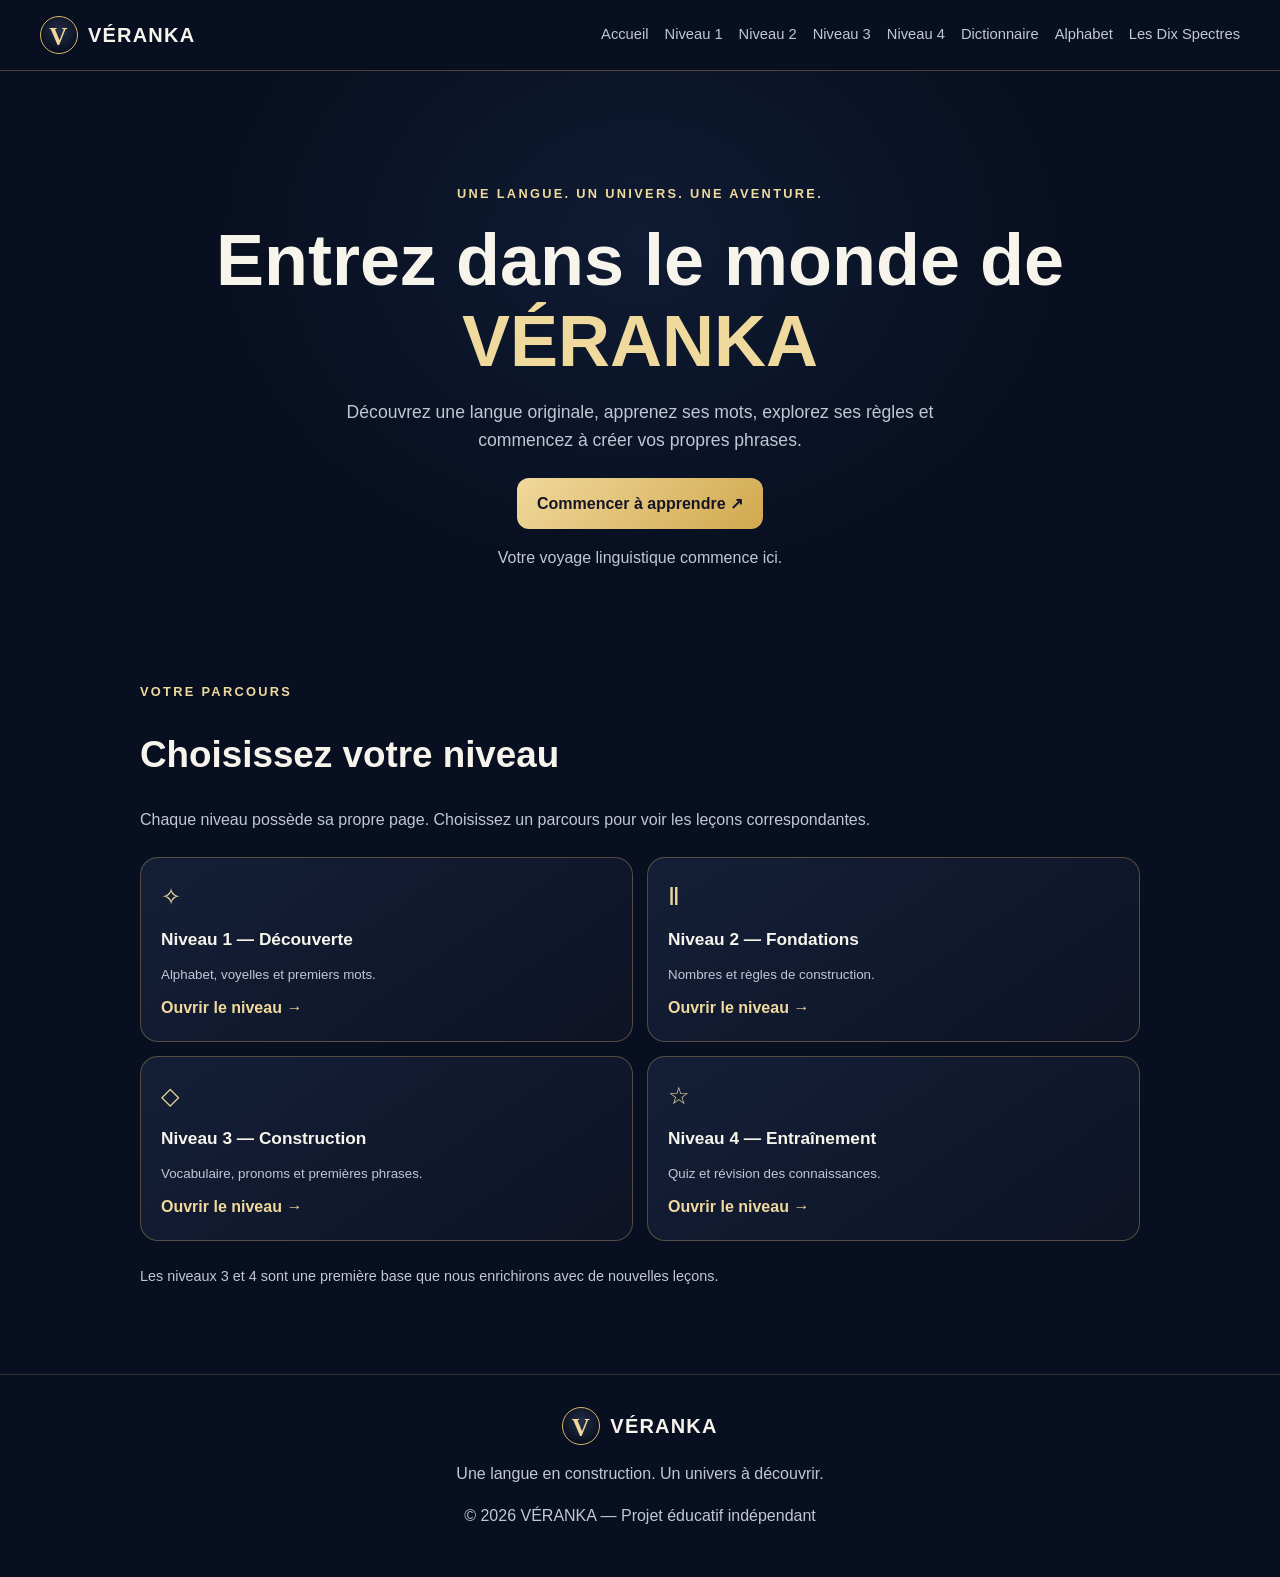
<file: index.html>
<!DOCTYPE html>
<html lang="fr">
<head>
<meta charset="UTF-8">
<meta name="viewport" content="width=device-width, initial-scale=1.0">
<meta name="theme-color" content="#080f20">
<meta name="description" content="Apprends la langue VÉRANKA étape par étape.">
<title>Accueil — VÉRANKA</title>
<style>
:root{--night:#080f20;--panel:#101a30;--gold:#d8b56a;--gold-light:#f0d99c;--text:#f7f4ec;--muted:#c1c7d4}
*{box-sizing:border-box}html{scroll-behavior:smooth}body{margin:0;background:var(--night);color:var(--text);font-family:Arial,Helvetica,sans-serif;line-height:1.6}
a{color:inherit}.topbar{display:flex;align-items:center;justify-content:space-between;gap:16px;padding:16px clamp(16px,4vw,40px);background:#080f20;border-bottom:1px solid #d8b56a55;position:sticky;top:0;z-index:10}
.logo{display:flex;align-items:center;gap:10px;text-decoration:none;font-size:1.25rem;font-weight:800;letter-spacing:.06em}
.brand-emblem{width:38px;height:38px;flex:0 0 38px;display:grid;place-items:center;border:1px solid var(--gold);border-radius:50%;color:var(--gold-light);font-family:Georgia,serif;font-size:25px;background:radial-gradient(circle at 50% 40%,#27304a,#080f20 72%)}
nav{display:flex;flex-wrap:wrap;gap:16px}nav a{text-decoration:none;color:var(--muted);font-size:.92rem}nav a:hover{color:var(--gold-light)}
main{width:min(100% - 32px,1000px);margin:0 auto}.hero{padding:clamp(50px,10vw,100px) 0 50px;text-align:center;background:radial-gradient(ellipse at 50% 30%,#1e345955,transparent 60%)}
.eyebrow{color:var(--gold-light);font-size:.8rem;letter-spacing:.18em;font-weight:700}.hero h1{font-size:clamp(2.2rem,7vw,4.5rem);line-height:1.12;margin:16px auto;max-width:850px}.gold{color:var(--gold-light)}.intro,.muted{color:var(--muted)}.intro{font-size:1.1rem;max-width:680px;margin:0 auto 24px}
.primary-button,.action{display:inline-flex;align-items:center;justify-content:center;background:linear-gradient(135deg,#f0d99c,#d1a84e);color:#151525;text-decoration:none;border:0;border-radius:12px;padding:13px 20px;font-weight:800;cursor:pointer}
.section{padding:32px 0;scroll-margin-top:85px}.section h2{font-size:clamp(1.6rem,5vw,2.3rem);line-height:1.2}.level-grid{display:grid;grid-template-columns:repeat(2,minmax(0,1fr));gap:14px;margin:24px 0}
.level-card{display:flex;flex-direction:column;gap:10px;padding:20px;border:1px solid #d8b56a55;border-radius:18px;background:linear-gradient(145deg,#141f37,#0e1325);text-decoration:none;min-height:180px}
.level-card:hover{border-color:var(--gold);transform:translateY(-2px)}.level-symbol{color:var(--gold-light);font-size:1.5rem}.level-card strong{font-size:1.08rem}.level-card small{color:var(--muted)}.level-action{margin-top:auto;color:var(--gold-light);font-weight:700}
.panel{margin:22px 0;padding:clamp(18px,4vw,30px);border:1px solid #d8b56a55;border-radius:20px;background:linear-gradient(145deg,#11182a,#171526)}
.number-grid{display:grid;grid-template-columns:repeat(auto-fit,minmax(95px,1fr));gap:10px;margin:18px 0}.number-tile,.word-tile{padding:13px;border:1px solid #ffffff1c;border-radius:12px;background:#ffffff08}.number-tile strong{display:block;color:var(--gold-light);font:700 22px Georgia,serif}.number-tile span{color:#d1ccbf}
.rule{padding:12px 14px;margin:10px 0;border-left:3px solid var(--gold);border-radius:0 9px 9px 0;background:#ffffff08}.veranka-word{color:var(--gold-light);font-family:Georgia,serif;overflow-wrap:anywhere}
.converter-row{display:flex;flex-wrap:wrap;gap:10px;margin-top:10px}.converter-row input{flex:1;min-width:130px;padding:12px;border:1px solid #625b50;border-radius:10px;background:#0c1020;color:white;font:inherit}.result{padding:14px;margin-top:12px;border:1px solid #ffffff20;border-radius:10px;background:#090d18;overflow-wrap:anywhere}.result strong{color:var(--gold-light);font-size:20px}
.quiz-item{padding:15px 0;border-bottom:1px solid #ffffff20}.choices{display:flex;flex-wrap:wrap;gap:8px}.choice,.quiz-option{padding:10px 13px;border:1px solid #ffffff30;border-radius:9px;background:#ffffff0b;color:var(--text);cursor:pointer}.choice.selected{border-color:var(--gold);background:#51442b}.good{color:#8fd5a5}.bad{color:#ff9c91}
.letters{display:flex;flex-wrap:wrap;gap:12px;margin:22px 0}.letters span{display:grid;place-items:center;min-width:56px;height:64px;border:1px solid #d8b56a66;border-radius:12px;background:#ffffff08;color:var(--gold-light);font-size:1.5rem;font-weight:800}
.word-list{display:grid;grid-template-columns:repeat(auto-fit,minmax(160px,1fr));gap:10px}.word-tile strong{display:block;color:var(--gold-light)}.note{font-size:.9rem;color:var(--muted)}
footer{text-align:center;padding:32px 16px;margin-top:40px;border-top:1px solid #d8b56a33;color:var(--muted)}footer .logo{justify-content:center;color:var(--text)}
.back-link{display:inline-block;margin:22px 0;color:var(--gold-light);text-decoration:none}
@media(max-width:600px){.topbar{align-items:flex-start;flex-direction:column}.level-grid{grid-template-columns:1fr}.level-card{min-height:0}.converter-row{flex-direction:column}.action{width:100%}nav{gap:12px}}
</style>
</head>
<body>
<header class="topbar">
<a class="logo" href="index.html"><span class="brand-emblem" aria-hidden="true">V</span><span>VÉRANKA</span></a>
<nav aria-label="Navigation principale">
  <a href="index.html">Accueil</a>
  <a href="niveau-1.html">Niveau 1</a>
  <a href="niveau-2.html">Niveau 2</a>
  <a href="niveau-3.html">Niveau 3</a>
  <a href="niveau-4.html">Niveau 4</a>
  <a href="dictionnaire.html">Dictionnaire</a>
  <a href="alphabet-prononciation.html">Alphabet</a>
  <a href="spectres.html">Les Dix Spectres</a>
</nav>
</header>
<main>

<section class="hero">
<p class="eyebrow">UNE LANGUE. UN UNIVERS. UNE AVENTURE.</p>
<h1>Entrez dans le monde de <span class="gold">VÉRANKA</span></h1>
<p class="intro">Découvrez une langue originale, apprenez ses mots, explorez ses règles et commencez à créer vos propres phrases.</p>
<a class="primary-button" href="#parcours">Commencer à apprendre ↗</a>
<p class="muted">Votre voyage linguistique commence ici.</p>
</section>
<section class="section" id="parcours">
<p class="eyebrow">VOTRE PARCOURS</p><h2>Choisissez votre niveau</h2>
<p class="muted">Chaque niveau possède sa propre page. Choisissez un parcours pour voir les leçons correspondantes.</p>
<div class="level-grid">
<a class="level-card" href="niveau-1.html"><span class="level-symbol">✧</span><strong>Niveau 1 — Découverte</strong><small>Alphabet, voyelles et premiers mots.</small><span class="level-action">Ouvrir le niveau →</span></a>
<a class="level-card" href="niveau-2.html"><span class="level-symbol">Ⅱ</span><strong>Niveau 2 — Fondations</strong><small>Nombres et règles de construction.</small><span class="level-action">Ouvrir le niveau →</span></a>
<a class="level-card" href="niveau-3.html"><span class="level-symbol">◇</span><strong>Niveau 3 — Construction</strong><small>Vocabulaire, pronoms et premières phrases.</small><span class="level-action">Ouvrir le niveau →</span></a>
<a class="level-card" href="niveau-4.html"><span class="level-symbol">☆</span><strong>Niveau 4 — Entraînement</strong><small>Quiz et révision des connaissances.</small><span class="level-action">Ouvrir le niveau →</span></a>
</div>
<p class="note">Les niveaux 3 et 4 sont une première base que nous enrichirons avec de nouvelles leçons.</p>
</section>

</main>
<footer><a class="logo" href="index.html"><span class="brand-emblem" aria-hidden="true">V</span><span>VÉRANKA</span></a><p>Une langue en construction. Un univers à découvrir.</p><p>© 2026 VÉRANKA — Projet éducatif indépendant</p></footer>

</body>
</html>
</file>
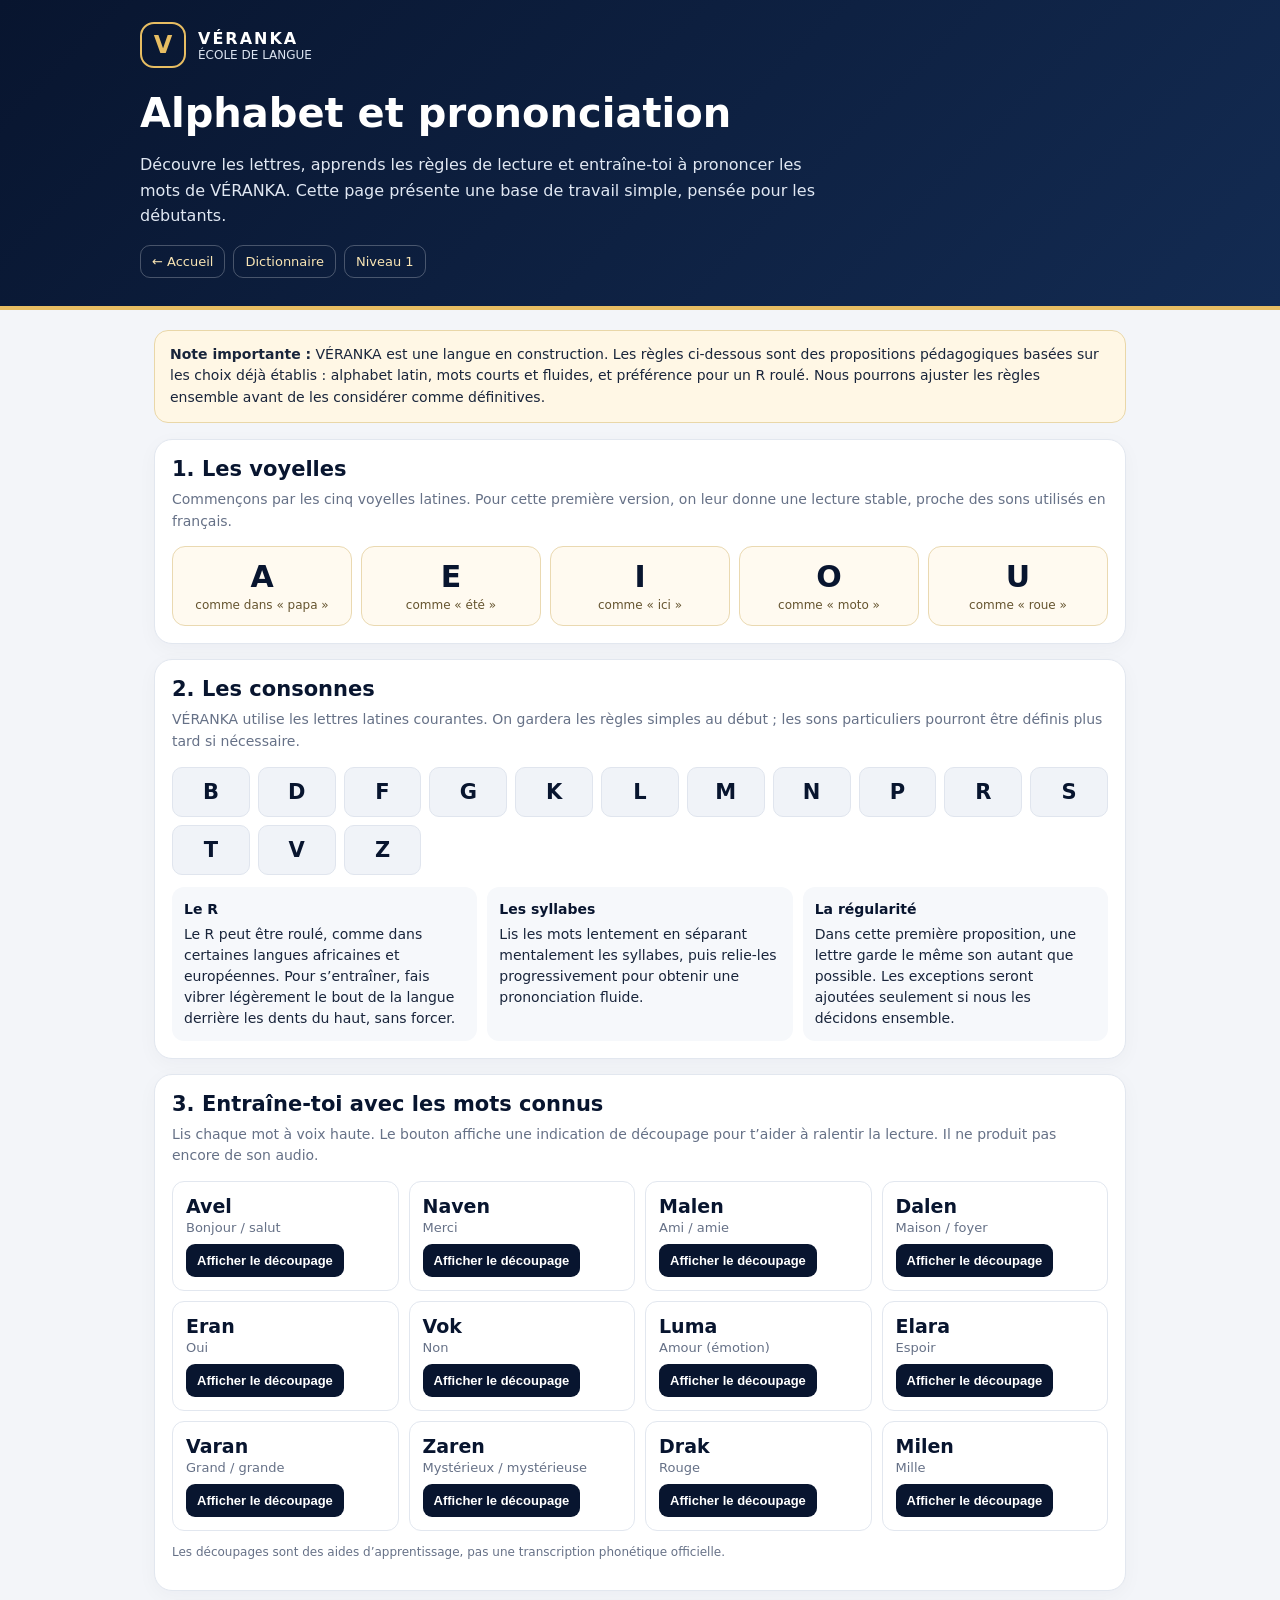
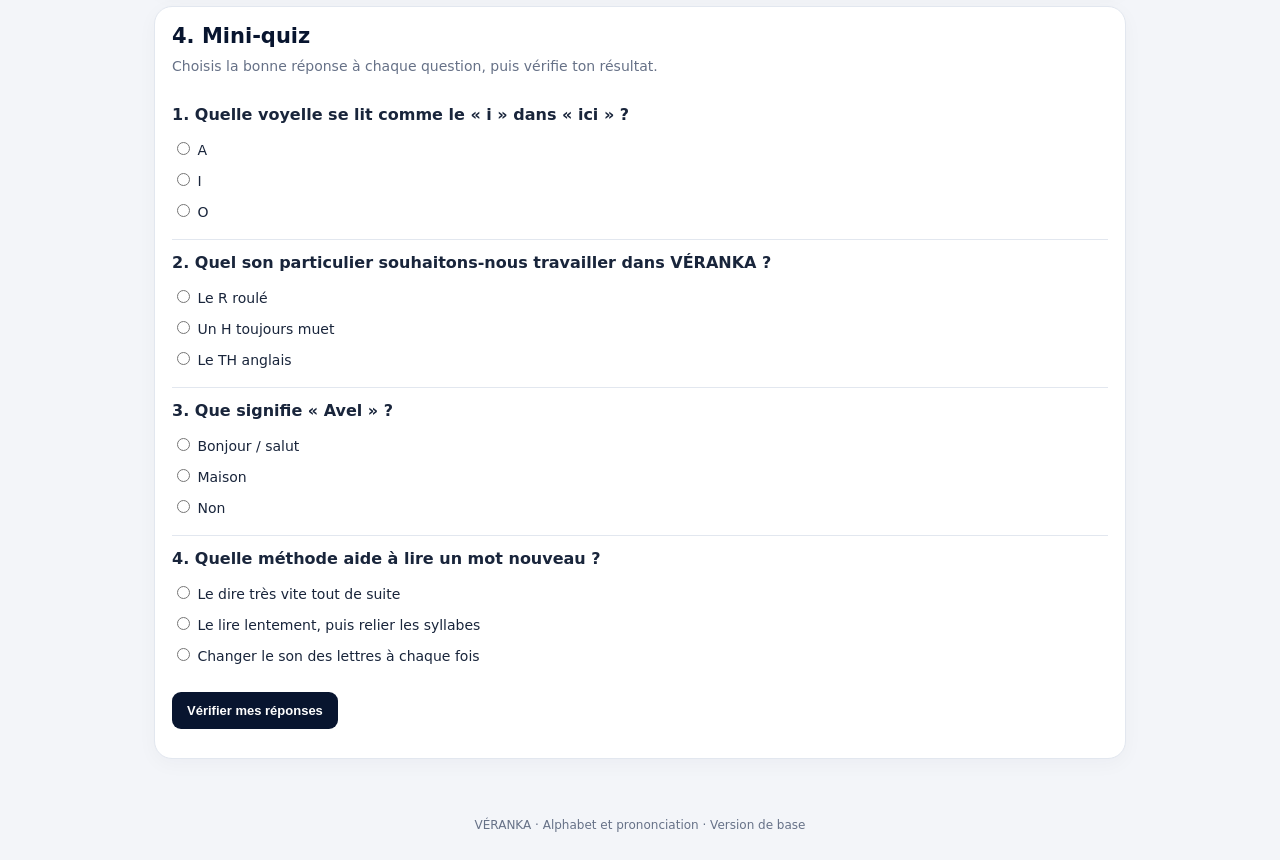
<file: alphabet-prononciation.html>
<!DOCTYPE html>
<html lang="fr">
<head>
<meta charset="UTF-8"><meta name="viewport" content="width=device-width, initial-scale=1"><meta name="theme-color" content="#08152f">
<title>Alphabet et prononciation — VÉRANKA</title>
<style>
:root{--navy:#08152f;--navy2:#132b52;--gold:#e7bd62;--ink:#19253b;--muted:#667187;--line:#e2e7ef;--paper:#fff}
*{box-sizing:border-box}body{margin:0;background:#f3f5f9;color:var(--ink);font-family:system-ui,-apple-system,Segoe UI,Roboto,Arial,sans-serif}
header{background:linear-gradient(135deg,var(--navy),var(--navy2));color:#fff;padding:22px 16px 28px;border-bottom:4px solid var(--gold)}.wrap,main{max-width:1000px;margin:auto}.brand{display:flex;align-items:center;gap:12px}.logo{width:46px;height:46px;border:2px solid var(--gold);border-radius:14px;display:grid;place-items:center;color:var(--gold);font-weight:900;font-size:24px}.brand strong{letter-spacing:2px}.brand small{display:block;color:#dce4f1;font-size:12px}h1{font-size:clamp(27px,5vw,40px);margin:22px 0 8px}.intro{line-height:1.6;color:#e1e8f3;max-width:680px}.nav{display:flex;gap:8px;flex-wrap:wrap;margin-top:15px}.nav a{color:#f9e5b4;text-decoration:none;border:1px solid #ffffff40;border-radius:10px;padding:8px 11px;font-size:13px}
main{padding:20px 14px 36px}.notice{background:#fff7e5;border:1px solid #e9d7a8;border-radius:14px;padding:13px 15px;line-height:1.55;font-size:14px;margin-bottom:16px}.section{background:#fff;border:1px solid var(--line);border-radius:18px;padding:17px;margin-bottom:15px;box-shadow:0 5px 20px #0b1a3509}.section h2{font-size:21px;margin:0 0 8px;color:var(--navy)}.sub{color:var(--muted);font-size:14px;line-height:1.55;margin:0 0 14px}.vowels{display:grid;grid-template-columns:repeat(5,1fr);gap:9px}.letter{border:1px solid #ead9b1;background:#fffaf0;border-radius:13px;text-align:center;padding:12px 4px}.letter b{display:block;font-size:30px;color:var(--navy)}.letter span{font-size:12px;color:#65542f}.consonants{display:grid;grid-template-columns:repeat(auto-fit,minmax(75px,1fr));gap:8px}.consonants div{background:#f0f3f8;border:1px solid #e0e5ee;border-radius:10px;padding:12px 5px;text-align:center;font-size:21px;font-weight:750;color:var(--navy)}.rulegrid{display:grid;grid-template-columns:repeat(auto-fit,minmax(200px,1fr));gap:10px}.rule{background:#f6f8fb;border-radius:12px;padding:12px;font-size:14px;line-height:1.5}.rule strong{display:block;color:var(--navy);margin-bottom:4px}.wordgrid{display:grid;grid-template-columns:repeat(auto-fit,minmax(210px,1fr));gap:10px}.word{border:1px solid var(--line);border-radius:12px;padding:13px}.word b{display:block;color:var(--navy);font-size:19px}.word span{display:block;font-size:13px;color:var(--muted);margin:3px 0 9px}.word button,.quiz button{background:var(--navy);color:white;border:0;border-radius:9px;padding:9px 11px;font-weight:650;cursor:pointer;font-size:13px}.quizrow{border-top:1px solid var(--line);padding:13px 0}.quizrow:first-of-type{border-top:0}.quizrow p{margin:0 0 9px;font-weight:700}.quizrow label{display:block;padding:6px 0;font-size:14px}.quiz button{margin-top:9px;padding:11px 15px}.feedback{font-weight:700;margin-top:12px}.small{font-size:12px;color:var(--muted);line-height:1.5}footer{text-align:center;color:var(--muted);font-size:12px;padding:8px 15px 28px}
@media(max-width:420px){.vowels{gap:5px}.letter{padding:9px 2px}.letter b{font-size:25px}.section{padding:13px}}
</style></head>
<body>
<header><div class="wrap"><div class="brand"><div class="logo">V</div><div><strong>VÉRANKA</strong><small>ÉCOLE DE LANGUE</small></div></div><h1>Alphabet et prononciation</h1><p class="intro">Découvre les lettres, apprends les règles de lecture et entraîne-toi à prononcer les mots de VÉRANKA. Cette page présente une base de travail simple, pensée pour les débutants.</p><div class="nav"><a href="index.html">← Accueil</a><a href="dictionnaire.html">Dictionnaire</a><a href="niveau-1.html">Niveau 1</a></div></div></header>
<main>
<div class="notice"><strong>Note importante :</strong> VÉRANKA est une langue en construction. Les règles ci-dessous sont des propositions pédagogiques basées sur les choix déjà établis : alphabet latin, mots courts et fluides, et préférence pour un R roulé. Nous pourrons ajuster les règles ensemble avant de les considérer comme définitives.</div>
<section class="section"><h2>1. Les voyelles</h2><p class="sub">Commençons par les cinq voyelles latines. Pour cette première version, on leur donne une lecture stable, proche des sons utilisés en français.</p><div class="vowels"><div class="letter"><b>A</b><span>comme dans « papa »</span></div><div class="letter"><b>E</b><span>comme « été »</span></div><div class="letter"><b>I</b><span>comme « ici »</span></div><div class="letter"><b>O</b><span>comme « moto »</span></div><div class="letter"><b>U</b><span>comme « roue »</span></div></div></section>
<section class="section"><h2>2. Les consonnes</h2><p class="sub">VÉRANKA utilise les lettres latines courantes. On gardera les règles simples au début ; les sons particuliers pourront être définis plus tard si nécessaire.</p><div class="consonants"><div>B</div><div>D</div><div>F</div><div>G</div><div>K</div><div>L</div><div>M</div><div>N</div><div>P</div><div>R</div><div>S</div><div>T</div><div>V</div><div>Z</div></div><div class="rulegrid" style="margin-top:12px"><div class="rule"><strong>Le R</strong>Le R peut être roulé, comme dans certaines langues africaines et européennes. Pour s’entraîner, fais vibrer légèrement le bout de la langue derrière les dents du haut, sans forcer.</div><div class="rule"><strong>Les syllabes</strong>Lis les mots lentement en séparant mentalement les syllabes, puis relie-les progressivement pour obtenir une prononciation fluide.</div><div class="rule"><strong>La régularité</strong>Dans cette première proposition, une lettre garde le même son autant que possible. Les exceptions seront ajoutées seulement si nous les décidons ensemble.</div></div></section>
<section class="section"><h2>3. Entraîne-toi avec les mots connus</h2><p class="sub">Lis chaque mot à voix haute. Le bouton affiche une indication de découpage pour t’aider à ralentir la lecture. Il ne produit pas encore de son audio.</p><div class="wordgrid" id="words"></div><p class="small">Les découpages sont des aides d’apprentissage, pas une transcription phonétique officielle.</p></section>
<section class="section quiz"><h2>4. Mini-quiz</h2><p class="sub">Choisis la bonne réponse à chaque question, puis vérifie ton résultat.</p>
<form id="quiz">
<div class="quizrow"><p>1. Quelle voyelle se lit comme le « i » dans « ici » ?</p><label><input type="radio" name="q1" value="a"> A</label><label><input type="radio" name="q1" value="i"> I</label><label><input type="radio" name="q1" value="o"> O</label></div>
<div class="quizrow"><p>2. Quel son particulier souhaitons-nous travailler dans VÉRANKA ?</p><label><input type="radio" name="q2" value="r"> Le R roulé</label><label><input type="radio" name="q2" value="h"> Un H toujours muet</label><label><input type="radio" name="q2" value="th"> Le TH anglais</label></div>
<div class="quizrow"><p>3. Que signifie « Avel » ?</p><label><input type="radio" name="q3" value="hello"> Bonjour / salut</label><label><input type="radio" name="q3" value="house"> Maison</label><label><input type="radio" name="q3" value="no"> Non</label></div>
<div class="quizrow"><p>4. Quelle méthode aide à lire un mot nouveau ?</p><label><input type="radio" name="q4" value="fast"> Le dire très vite tout de suite</label><label><input type="radio" name="q4" value="slow"> Le lire lentement, puis relier les syllabes</label><label><input type="radio" name="q4" value="guess"> Changer le son des lettres à chaque fois</label></div>
<button type="submit">Vérifier mes réponses</button><div id="feedback" class="feedback" aria-live="polite"></div></form></section>
</main><footer>VÉRANKA · Alphabet et prononciation · Version de base</footer>
<script>
const examples=[
["Avel","Bonjour / salut","A-vel"],["Naven","Merci","Na-ven"],["Malen","Ami / amie","Ma-len"],["Dalen","Maison / foyer","Da-len"],["Eran","Oui","E-ran"],["Vok","Non","Vok"],["Luma","Amour (émotion)","Lu-ma"],["Elara","Espoir","E-la-ra"],["Varan","Grand / grande","Va-ran"],["Zaren","Mystérieux / mystérieuse","Za-ren"],["Drak","Rouge","Drak"],["Milen","Mille","Mi-len"]
];
const host=document.getElementById('words');
examples.forEach(([v,f,split])=>{const el=document.createElement('div');el.className='word';const b=document.createElement('b');b.textContent=v;const s=document.createElement('span');s.textContent=f;const btn=document.createElement('button');btn.type='button';btn.textContent='Afficher le découpage';btn.addEventListener('click',()=>{s.textContent=s.textContent===f?f+' · Lecture guidée : '+split: f;btn.textContent=s.textContent===f?'Afficher le découpage':'Masquer le découpage'});el.append(b,s,btn);host.appendChild(el)});
document.getElementById('quiz').addEventListener('submit',e=>{e.preventDefault();const key={q1:'i',q2:'r',q3:'hello',q4:'slow'};let score=0;for(const [q,a] of Object.entries(key)){const checked=document.querySelector('input[name="'+q+'"]:checked');if(checked&&checked.value===a)score++}const f=document.getElementById('feedback');f.textContent='Ton score : '+score+'/4. '+(score===4?'Excellent !':score>=2?'Bien joué, révise les réponses incorrectes puis réessaie.':'Continue à t’entraîner : relis les voyelles et les mots connus.');});
</script></body></html>
</file>
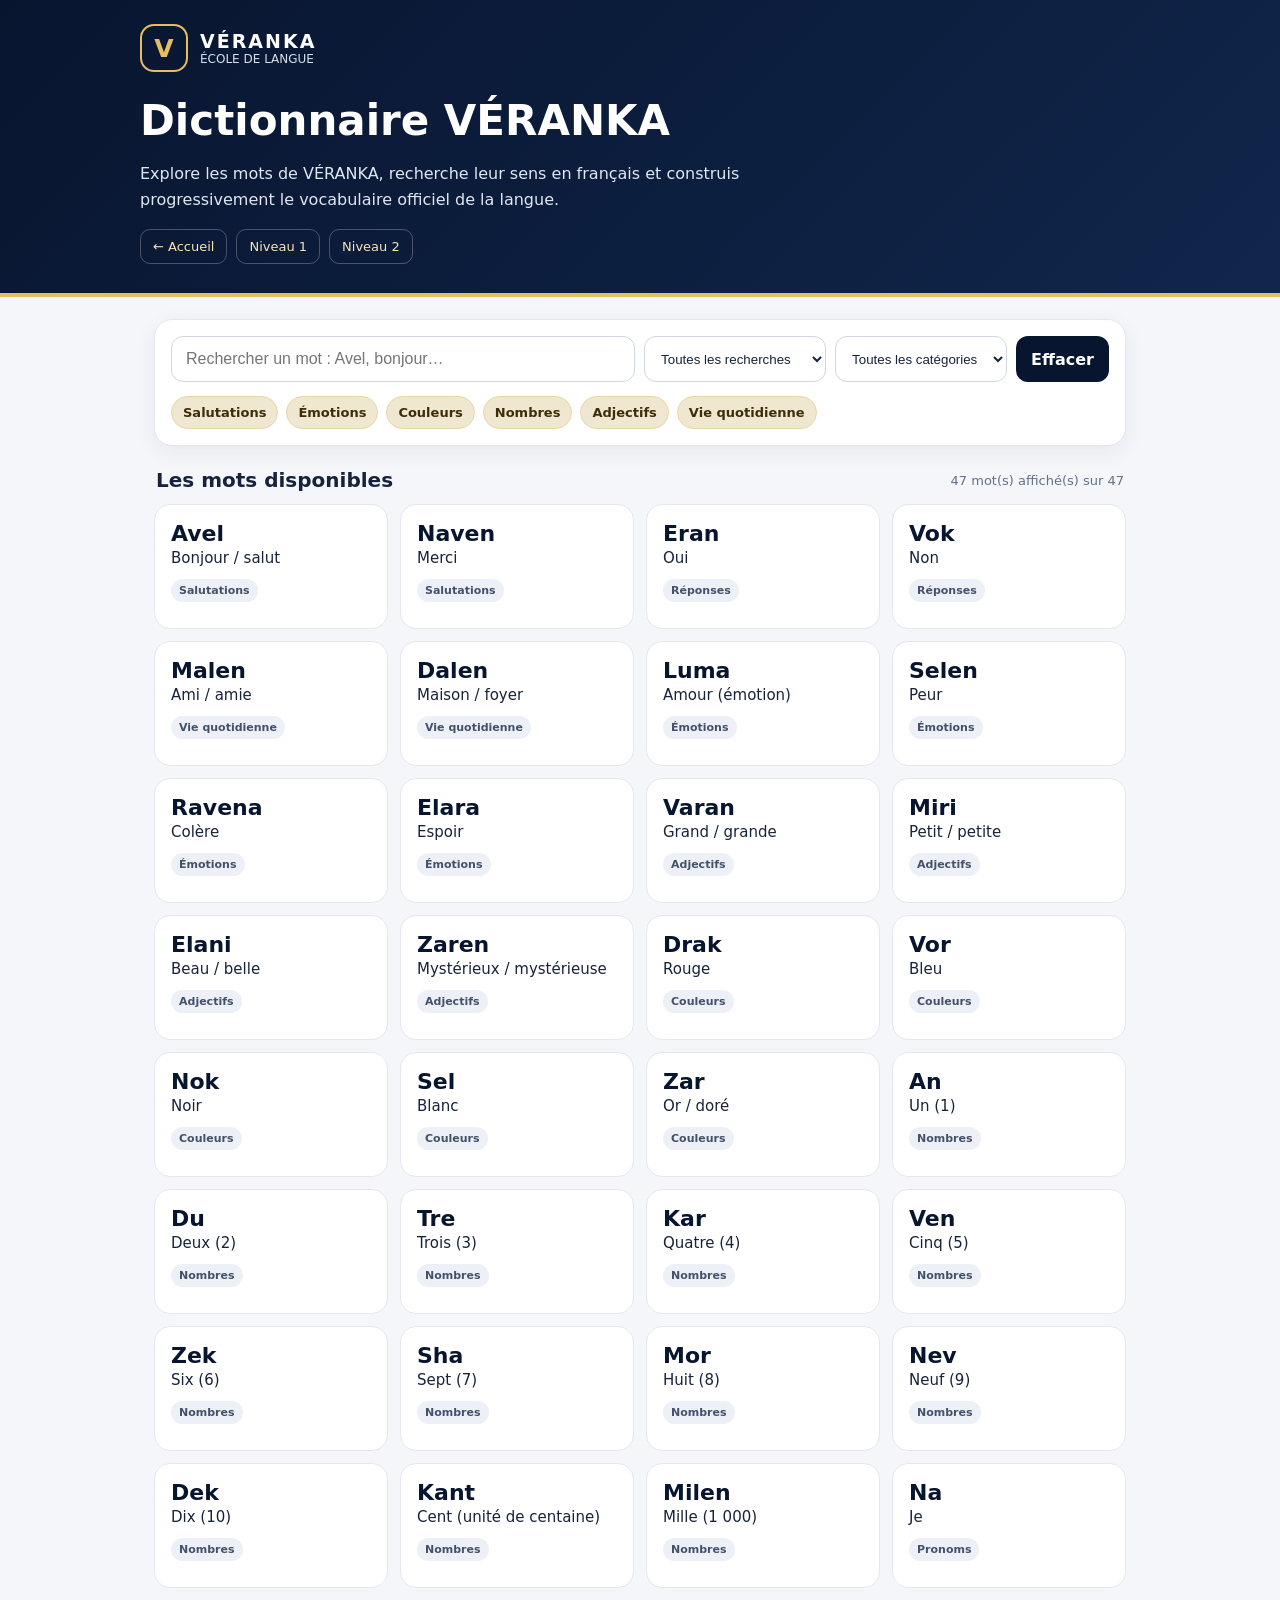
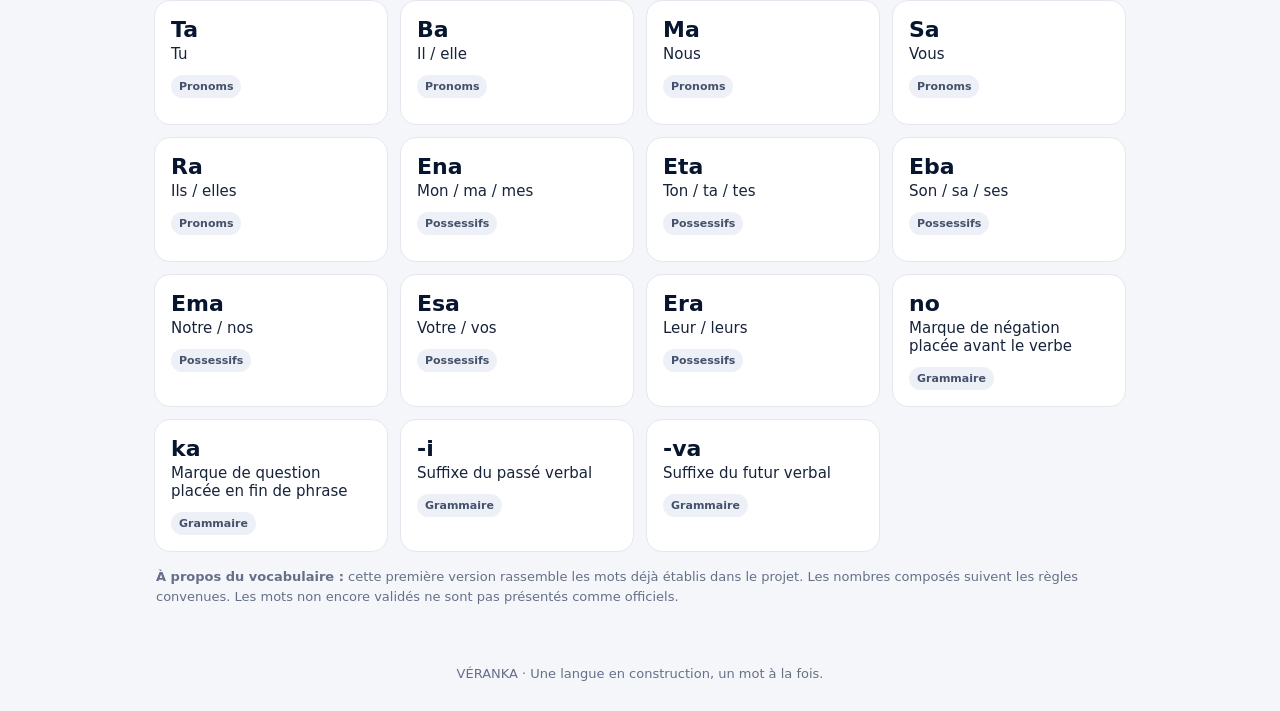
<file: dictionnaire.html>
<!DOCTYPE html>
<html lang="fr"><head><meta charset="UTF-8"><meta name="viewport" content="width=device-width, initial-scale=1"><meta name="theme-color" content="#08152f">
<title>Dictionnaire VÉRANKA</title>
<style>
:root{--n:#08152f;--n2:#10264b;--g:#e7bd62;--ink:#17233a;--muted:#657087;--line:#e4e7ee}
*{box-sizing:border-box}body{margin:0;background:#f4f6fa;color:var(--ink);font-family:system-ui,-apple-system,Segoe UI,Roboto,Arial,sans-serif}
header{background:linear-gradient(135deg,var(--n),var(--n2));color:white;padding:24px 17px 29px;border-bottom:4px solid var(--g)}.wrap,main{max-width:1000px;margin:auto}.brand{display:flex;align-items:center;gap:12px}.logo{width:48px;height:48px;border:2px solid var(--g);border-radius:14px;display:grid;place-items:center;color:var(--g);font-weight:900;font-size:25px}.brand strong{font-size:19px;letter-spacing:2px}.brand small{display:block;color:#d8dfeb;font-size:12px}h1{font-size:clamp(27px,5vw,42px);margin:24px 0 8px}.intro{max-width:650px;color:#e1e7f1;line-height:1.6}.nav{display:flex;gap:9px;flex-wrap:wrap;margin-top:17px}.nav a{color:#f9e5b4;text-decoration:none;border:1px solid #ffffff40;border-radius:10px;padding:9px 12px;font-size:13px}
main{padding:22px 14px 35px}.panel{background:white;border:1px solid var(--line);border-radius:18px;padding:16px;box-shadow:0 6px 22px #0b1a3510}.searchrow{display:flex;gap:9px;flex-wrap:wrap}.searchrow input{flex:1;min-width:180px;padding:13px 14px;border:1px solid #cfd5e1;border-radius:12px;font-size:16px}.searchrow select{padding:12px;border:1px solid #cfd5e1;border-radius:12px;background:white;color:var(--ink)}button{font:inherit;cursor:pointer;border:0;border-radius:12px;background:var(--n);color:white;padding:12px 15px;font-weight:700}.chips{display:flex;gap:8px;flex-wrap:wrap;margin-top:14px}.chip{background:#f0e7d0;color:#3d2d0a;border:1px solid #e8d5a6;padding:8px 11px;border-radius:99px;font-size:13px}.topline{display:flex;justify-content:space-between;align-items:center;gap:10px;flex-wrap:wrap;margin:22px 2px 12px}.topline h2{font-size:20px;margin:0}.count,.note,footer{color:var(--muted);font-size:13px}.grid{display:grid;grid-template-columns:repeat(auto-fit,minmax(220px,1fr));gap:12px}.word{background:white;border:1px solid var(--line);border-radius:16px;padding:16px;min-height:125px}.term{font-size:22px;color:var(--n);font-weight:800}.translation{font-size:15px;margin-top:3px}.category{display:inline-block;background:#edf1f7;color:#44516b;font-size:11px;font-weight:700;padding:5px 8px;border-radius:99px;margin-top:12px}.empty{display:none;background:white;border:1px dashed #c5cbd7;border-radius:14px;padding:25px;text-align:center;color:var(--muted)}.note{line-height:1.5;margin:15px 2px}footer{text-align:center;padding:10px 15px 30px}@media(max-width:500px){header{padding:20px 15px 25px}.panel{padding:12px}.searchrow button{width:100%}}
</style></head><body>
<header><div class="wrap"><div class="brand"><div class="logo">V</div><div><strong>VÉRANKA</strong><small>ÉCOLE DE LANGUE</small></div></div><h1>Dictionnaire VÉRANKA</h1><p class="intro">Explore les mots de VÉRANKA, recherche leur sens en français et construis progressivement le vocabulaire officiel de la langue.</p><div class="nav"><a href="index.html">← Accueil</a><a href="niveau-1.html">Niveau 1</a><a href="niveau-2.html">Niveau 2</a></div></div></header>
<main><section class="panel"><div class="searchrow"><input id="search" type="search" placeholder="Rechercher un mot : Avel, bonjour…" aria-label="Rechercher un mot"><select id="direction" aria-label="Sens de recherche"><option value="both">Toutes les recherches</option><option value="fr">Français → VÉRANKA</option><option value="ver">VÉRANKA → français</option></select><select id="category" aria-label="Filtrer par catégorie"><option value="all">Toutes les catégories</option></select><button id="clear" type="button">Effacer</button></div><div class="chips"><button class="chip" data-search="bonjour">Salutations</button><button class="chip" data-search="émotion">Émotions</button><button class="chip" data-search="couleur">Couleurs</button><button class="chip" data-search="nombre">Nombres</button><button class="chip" data-search="adjectif">Adjectifs</button><button class="chip" data-search="ami">Vie quotidienne</button></div></section>
<div class="topline"><h2>Les mots disponibles</h2><span class="count" id="count"></span></div><section id="results" class="grid" aria-live="polite"></section><div id="empty" class="empty">Aucun mot trouvé. Essaie un autre terme ou une autre catégorie.</div><p class="note"><strong>À propos du vocabulaire :</strong> cette première version rassemble les mots déjà établis dans le projet. Les nombres composés suivent les règles convenues. Les mots non encore validés ne sont pas présentés comme officiels.</p></main><footer>VÉRANKA · Une langue en construction, un mot à la fois.</footer>
<script>
const words=[
{v:"Avel",f:"Bonjour / salut",c:"Salutations"},{v:"Naven",f:"Merci",c:"Salutations"},{v:"Eran",f:"Oui",c:"Réponses"},{v:"Vok",f:"Non",c:"Réponses"},{v:"Malen",f:"Ami / amie",c:"Vie quotidienne"},{v:"Dalen",f:"Maison / foyer",c:"Vie quotidienne"},
{v:"Luma",f:"Amour (émotion)",c:"Émotions"},{v:"Selen",f:"Peur",c:"Émotions"},{v:"Ravena",f:"Colère",c:"Émotions"},{v:"Elara",f:"Espoir",c:"Émotions"},
{v:"Varan",f:"Grand / grande",c:"Adjectifs"},{v:"Miri",f:"Petit / petite",c:"Adjectifs"},{v:"Elani",f:"Beau / belle",c:"Adjectifs"},{v:"Zaren",f:"Mystérieux / mystérieuse",c:"Adjectifs"},
{v:"Drak",f:"Rouge",c:"Couleurs"},{v:"Vor",f:"Bleu",c:"Couleurs"},{v:"Nok",f:"Noir",c:"Couleurs"},{v:"Sel",f:"Blanc",c:"Couleurs"},{v:"Zar",f:"Or / doré",c:"Couleurs"},
{v:"An",f:"Un (1)",c:"Nombres"},{v:"Du",f:"Deux (2)",c:"Nombres"},{v:"Tre",f:"Trois (3)",c:"Nombres"},{v:"Kar",f:"Quatre (4)",c:"Nombres"},{v:"Ven",f:"Cinq (5)",c:"Nombres"},{v:"Zek",f:"Six (6)",c:"Nombres"},{v:"Sha",f:"Sept (7)",c:"Nombres"},{v:"Mor",f:"Huit (8)",c:"Nombres"},{v:"Nev",f:"Neuf (9)",c:"Nombres"},{v:"Dek",f:"Dix (10)",c:"Nombres"},{v:"Kant",f:"Cent (unité de centaine)",c:"Nombres"},{v:"Milen",f:"Mille (1 000)",c:"Nombres"},
{v:"Na",f:"Je",c:"Pronoms"},{v:"Ta",f:"Tu",c:"Pronoms"},{v:"Ba",f:"Il / elle",c:"Pronoms"},{v:"Ma",f:"Nous",c:"Pronoms"},{v:"Sa",f:"Vous",c:"Pronoms"},{v:"Ra",f:"Ils / elles",c:"Pronoms"},
{v:"Ena",f:"Mon / ma / mes",c:"Possessifs"},{v:"Eta",f:"Ton / ta / tes",c:"Possessifs"},{v:"Eba",f:"Son / sa / ses",c:"Possessifs"},{v:"Ema",f:"Notre / nos",c:"Possessifs"},{v:"Esa",f:"Votre / vos",c:"Possessifs"},{v:"Era",f:"Leur / leurs",c:"Possessifs"},
{v:"no",f:"Marque de négation placée avant le verbe",c:"Grammaire"},{v:"ka",f:"Marque de question placée en fin de phrase",c:"Grammaire"},{v:"-i",f:"Suffixe du passé verbal",c:"Grammaire"},{v:"-va",f:"Suffixe du futur verbal",c:"Grammaire"}
];
const search=document.getElementById('search'),direction=document.getElementById('direction'),category=document.getElementById('category'),results=document.getElementById('results'),count=document.getElementById('count'),empty=document.getElementById('empty');
[...new Set(words.map(w=>w.c))].sort((a,b)=>a.localeCompare(b,'fr')).forEach(c=>{let o=document.createElement('option');o.value=c;o.textContent=c;category.appendChild(o)});
function norm(s){return s.toLocaleLowerCase('fr').normalize('NFD').replace(/[\u0300-\u036f]/g,'')}
function render(){const q=norm(search.value.trim()),d=direction.value,cat=category.value;const list=words.filter(w=>{const hit=!q||(d!=='ver'&&norm(w.f).includes(q))||(d!=='fr'&&norm(w.v).includes(q))||(d==='both'&&norm(w.c).includes(q));return hit&&(cat==='all'||w.c===cat)});results.innerHTML='';list.forEach(w=>{const card=document.createElement('article');card.className='word';const term=document.createElement('div');term.className='term';term.textContent=w.v;const trans=document.createElement('div');trans.className='translation';trans.textContent=w.f;const badge=document.createElement('span');badge.className='category';badge.textContent=w.c;card.append(term,trans,badge);results.appendChild(card)});count.textContent=list.length+' mot(s) affiché(s) sur '+words.length;empty.style.display=list.length?'none':'block'}
search.addEventListener('input',render);direction.addEventListener('change',render);category.addEventListener('change',render);document.getElementById('clear').addEventListener('click',()=>{search.value='';direction.value='both';category.value='all';render()});document.querySelectorAll('[data-search]').forEach(b=>b.addEventListener('click',()=>{search.value=b.dataset.search;category.value='all';direction.value='both';render()}));render();
</script></body></html>
</file>
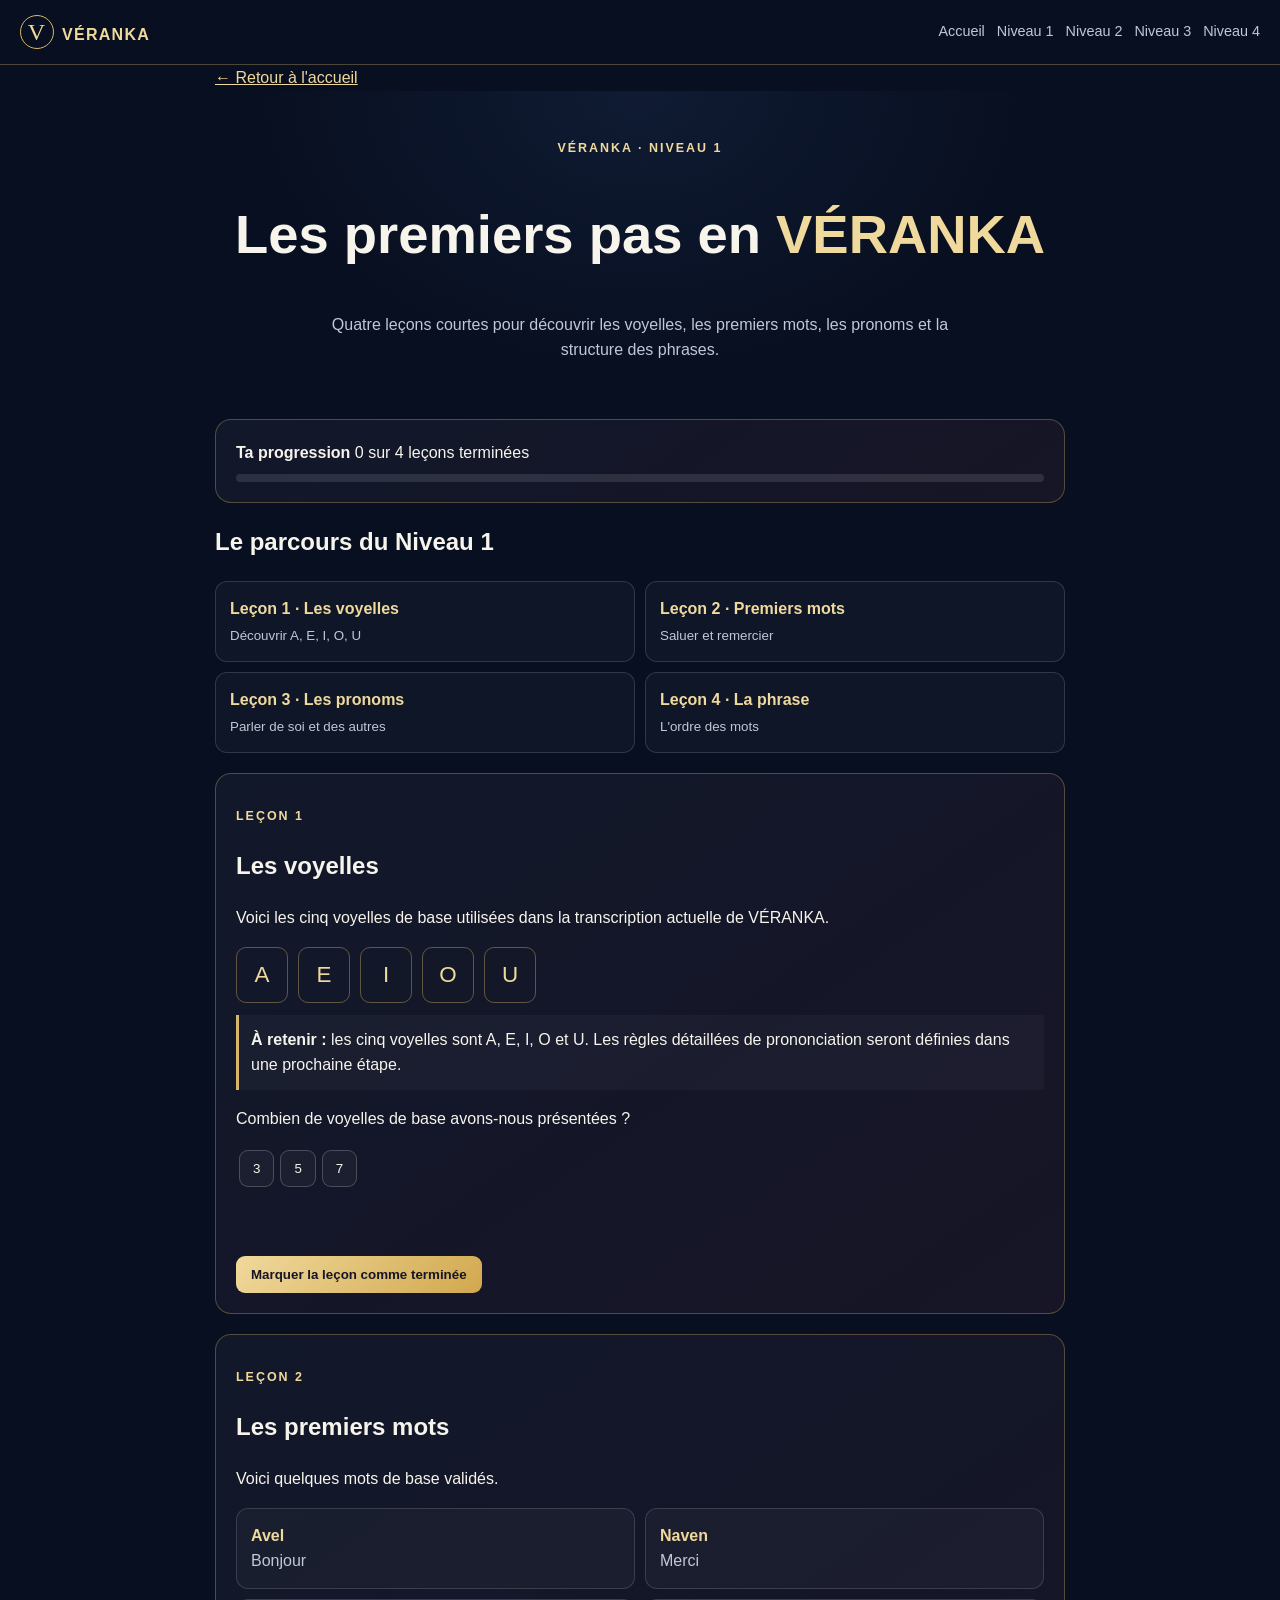
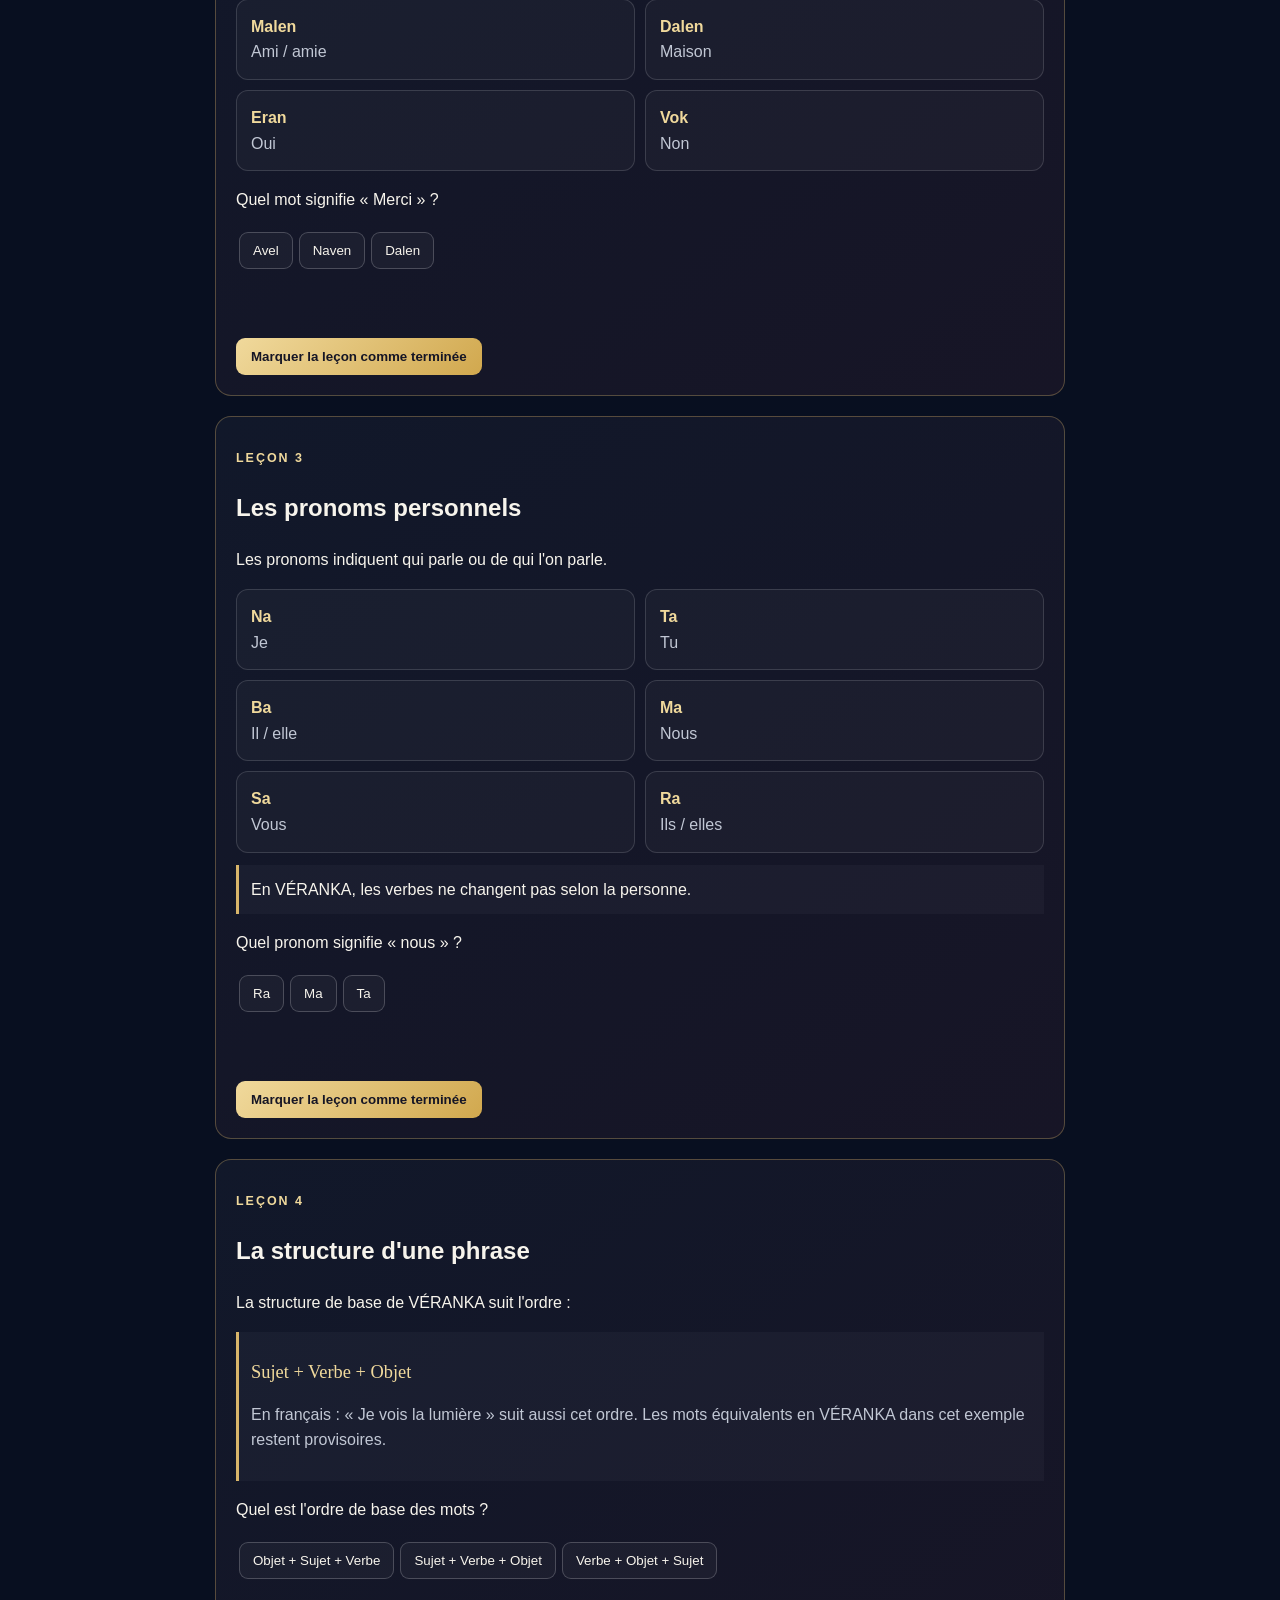
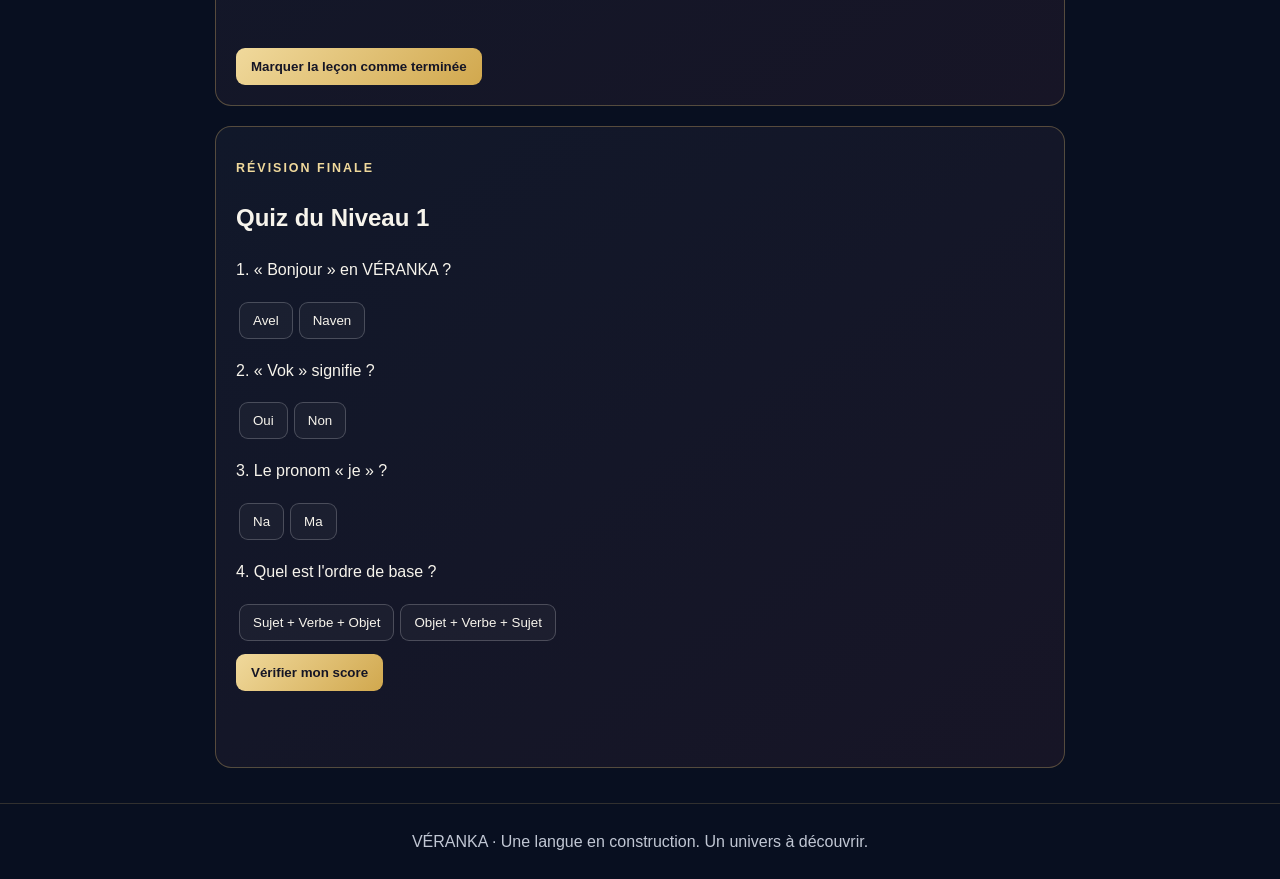
<file: niveau-1.html>
<!doctype html>
<html lang="fr"><head><meta charset="utf-8"><meta name="viewport" content="width=device-width,initial-scale=1">
<meta name="theme-color" content="#080f20"><title>Niveau 1 — VÉRANKA</title>
<style>
:root{--n:#080f20;--p:#111a30;--g:#d8b56a;--gl:#f0d99c;--t:#f7f4ec;--m:#c1c7d4}
*{box-sizing:border-box}body{margin:0;background:var(--n);color:var(--t);font:16px/1.6 Arial,sans-serif}a{color:var(--gl)}
header{padding:15px 20px;border-bottom:1px solid #d8b56a55;display:flex;gap:20px;justify-content:space-between;align-items:center;flex-wrap:wrap;position:sticky;top:0;background:var(--n)}
.logo{font-weight:bold;text-decoration:none;letter-spacing:.08em}.emblem{display:inline-grid;place-items:center;border:1px solid var(--g);border-radius:50%;width:34px;height:34px;color:var(--gl);font:24px Georgia;margin-right:8px}
nav{display:flex;gap:12px;flex-wrap:wrap}nav a{text-decoration:none;color:var(--m);font-size:.9rem}
main{max-width:850px;width:calc(100% - 30px);margin:auto}.hero{text-align:center;padding:36px 0;background:radial-gradient(ellipse at top,#1e345955,transparent 65%)}
.eyebrow{color:var(--gl);font-size:.78rem;font-weight:bold;letter-spacing:.16em}.hero h1{font-size:clamp(2rem,6vw,3.4rem);line-height:1.15}.gold,.tile strong{color:var(--gl)}.muted,.intro,.tile span,.note{color:var(--m)}
.intro{max-width:620px;margin:auto}.progress,.lesson{padding:20px;margin:20px 0;border:1px solid #d8b56a55;border-radius:16px;background:linear-gradient(145deg,#11182a,#171526)}
.track{height:8px;background:#ffffff1c;border-radius:9px;margin-top:8px;overflow:hidden}.bar{height:100%;width:0;background:linear-gradient(90deg,#c79b43,#f0d99c)}
.lessonlinks,.grid{display:grid;grid-template-columns:repeat(2,minmax(0,1fr));gap:10px}.lessonlinks a,.tile{padding:14px;border:1px solid #ffffff24;border-radius:12px;background:#ffffff08;text-decoration:none}.lessonlinks strong{display:block;color:var(--gl)}.lessonlinks small{color:var(--m)}
.letters{display:flex;gap:10px;flex-wrap:wrap}.letters span{width:52px;height:56px;display:grid;place-items:center;border:1px solid #d8b56a66;border-radius:10px;color:var(--gl);font-size:1.4rem}
.tile strong{display:block}.choice{padding:10px 13px;border:1px solid #ffffff35;border-radius:9px;background:#ffffff09;color:var(--t);margin:3px;cursor:pointer}.choice.selected{border-color:var(--g);background:#51442b}
button.action{padding:11px 15px;border:0;border-radius:9px;background:linear-gradient(135deg,#f0d99c,#d1a84e);color:#151525;font-weight:bold;cursor:pointer;margin-top:10px}
.feedback{min-height:24px;font-weight:bold}.good{color:#8fd5a5}.bad{color:#ff9c91}.rule{border-left:3px solid var(--g);background:#ffffff08;padding:12px;margin:12px 0}.example{font:1.15rem Georgia;color:var(--gl)}
footer{text-align:center;padding:25px;color:var(--m);border-top:1px solid #d8b56a33;margin-top:35px}
@media(max-width:550px){.lessonlinks,.grid{grid-template-columns:1fr}header{align-items:flex-start;flex-direction:column}}
</style></head><body>
<header><a class="logo" href="index.html"><span class="emblem">V</span>VÉRANKA</a><nav><a href="index.html">Accueil</a><a href="niveau-1.html">Niveau 1</a><a href="niveau-2.html">Niveau 2</a><a href="niveau-3.html">Niveau 3</a><a href="niveau-4.html">Niveau 4</a></nav></header>
<main><a href="index.html">← Retour à l'accueil</a>
<section class="hero"><p class="eyebrow">VÉRANKA · NIVEAU 1</p><h1>Les premiers pas en <span class="gold">VÉRANKA</span></h1><p class="intro">Quatre leçons courtes pour découvrir les voyelles, les premiers mots, les pronoms et la structure des phrases.</p></section>
<div class="progress"><strong>Ta progression</strong> <span id="progressText">0 sur 4 leçons terminées</span><div class="track"><div class="bar" id="bar"></div></div></div>
<h2>Le parcours du Niveau 1</h2><div class="lessonlinks">
<a href="#l1"><strong>Leçon 1 · Les voyelles</strong><small>Découvrir A, E, I, O, U</small></a>
<a href="#l2"><strong>Leçon 2 · Premiers mots</strong><small>Saluer et remercier</small></a>
<a href="#l3"><strong>Leçon 3 · Les pronoms</strong><small>Parler de soi et des autres</small></a>
<a href="#l4"><strong>Leçon 4 · La phrase</strong><small>L'ordre des mots</small></a></div>
<section class="lesson" id="l1"><p class="eyebrow">LEÇON 1</p><h2>Les voyelles</h2><p>Voici les cinq voyelles de base utilisées dans la transcription actuelle de VÉRANKA.</p><div class="letters"><span>A</span><span>E</span><span>I</span><span>O</span><span>U</span></div><div class="rule"><b>À retenir :</b> les cinq voyelles sont A, E, I, O et U. Les règles détaillées de prononciation seront définies dans une prochaine étape.</div><p>Combien de voyelles de base avons-nous présentées ?</p><div id="q1"><button class="choice" data-ok="false">3</button><button class="choice" data-ok="true">5</button><button class="choice" data-ok="false">7</button></div><p class="feedback" id="f1"></p><button class="action done" data-n="1">Marquer la leçon comme terminée</button></section>
<section class="lesson" id="l2"><p class="eyebrow">LEÇON 2</p><h2>Les premiers mots</h2><p>Voici quelques mots de base validés.</p><div class="grid"><div class="tile"><strong>Avel</strong><span>Bonjour</span></div><div class="tile"><strong>Naven</strong><span>Merci</span></div><div class="tile"><strong>Malen</strong><span>Ami / amie</span></div><div class="tile"><strong>Dalen</strong><span>Maison</span></div><div class="tile"><strong>Eran</strong><span>Oui</span></div><div class="tile"><strong>Vok</strong><span>Non</span></div></div><p>Quel mot signifie « Merci » ?</p><div id="q2"><button class="choice" data-ok="false">Avel</button><button class="choice" data-ok="true">Naven</button><button class="choice" data-ok="false">Dalen</button></div><p class="feedback" id="f2"></p><button class="action done" data-n="2">Marquer la leçon comme terminée</button></section>
<section class="lesson" id="l3"><p class="eyebrow">LEÇON 3</p><h2>Les pronoms personnels</h2><p>Les pronoms indiquent qui parle ou de qui l'on parle.</p><div class="grid"><div class="tile"><strong>Na</strong><span>Je</span></div><div class="tile"><strong>Ta</strong><span>Tu</span></div><div class="tile"><strong>Ba</strong><span>Il / elle</span></div><div class="tile"><strong>Ma</strong><span>Nous</span></div><div class="tile"><strong>Sa</strong><span>Vous</span></div><div class="tile"><strong>Ra</strong><span>Ils / elles</span></div></div><div class="rule">En VÉRANKA, les verbes ne changent pas selon la personne.</div><p>Quel pronom signifie « nous » ?</p><div id="q3"><button class="choice" data-ok="false">Ra</button><button class="choice" data-ok="true">Ma</button><button class="choice" data-ok="false">Ta</button></div><p class="feedback" id="f3"></p><button class="action done" data-n="3">Marquer la leçon comme terminée</button></section>
<section class="lesson" id="l4"><p class="eyebrow">LEÇON 4</p><h2>La structure d'une phrase</h2><p>La structure de base de VÉRANKA suit l'ordre :</p><div class="rule"><p class="example">Sujet + Verbe + Objet</p><p class="note">En français : « Je vois la lumière » suit aussi cet ordre. Les mots équivalents en VÉRANKA dans cet exemple restent provisoires.</p></div><p>Quel est l'ordre de base des mots ?</p><div id="q4"><button class="choice" data-ok="false">Objet + Sujet + Verbe</button><button class="choice" data-ok="true">Sujet + Verbe + Objet</button><button class="choice" data-ok="false">Verbe + Objet + Sujet</button></div><p class="feedback" id="f4"></p><button class="action done" data-n="4">Marquer la leçon comme terminée</button></section>
<section class="lesson"><p class="eyebrow">RÉVISION FINALE</p><h2>Quiz du Niveau 1</h2><p>1. « Bonjour » en VÉRANKA ?</p><div class="final" data-answer="Avel"><button class="choice" data-value="Avel">Avel</button><button class="choice" data-value="Naven">Naven</button></div><p>2. « Vok » signifie ?</p><div class="final" data-answer="Non"><button class="choice" data-value="Oui">Oui</button><button class="choice" data-value="Non">Non</button></div><p>3. Le pronom « je » ?</p><div class="final" data-answer="Na"><button class="choice" data-value="Na">Na</button><button class="choice" data-value="Ma">Ma</button></div><p>4. Quel est l'ordre de base ?</p><div class="final" data-answer="SVO"><button class="choice" data-value="SVO">Sujet + Verbe + Objet</button><button class="choice" data-value="OVS">Objet + Verbe + Sujet</button></div><button class="action" id="check">Vérifier mon score</button><p class="feedback" id="finalFeedback"></p></section>
</main><footer>VÉRANKA · Une langue en construction. Un univers à découvrir.</footer>
<script>
const done=new Set();function progress(){document.getElementById('progressText').textContent=done.size+' sur 4 leçons terminées';document.getElementById('bar').style.width=(done.size/4*100)+'%'}
for(let n=1;n<=4;n++){const row=document.getElementById('q'+n);row.querySelectorAll('button').forEach(b=>b.addEventListener('click',()=>{row.querySelectorAll('button').forEach(x=>x.classList.remove('selected'));b.classList.add('selected');const f=document.getElementById('f'+n);let ok=b.dataset.ok==='true';f.textContent=ok?'Correct !':'Pas tout à fait. Essaie encore.';f.className='feedback '+(ok?'good':'bad')}))}
document.querySelectorAll('.done').forEach(b=>b.addEventListener('click',()=>{done.add(b.dataset.n);b.textContent='Leçon terminée ✓';b.disabled=true;progress()}));
document.querySelectorAll('.final').forEach(row=>row.querySelectorAll('button').forEach(b=>b.addEventListener('click',()=>{row.querySelectorAll('button').forEach(x=>x.classList.remove('selected'));b.classList.add('selected');row.dataset.value=b.dataset.value})));
document.getElementById('check').addEventListener('click',()=>{let score=0;document.querySelectorAll('.final').forEach(row=>{if(row.dataset.value===row.dataset.answer)score++});let f=document.getElementById('finalFeedback');f.textContent='Ton score : '+score+' / 4. '+(score===4?'Excellent !':'Relis les leçons puis réessaie.');f.className='feedback '+(score===4?'good':'')});
progress();
</script></body></html>
</file>
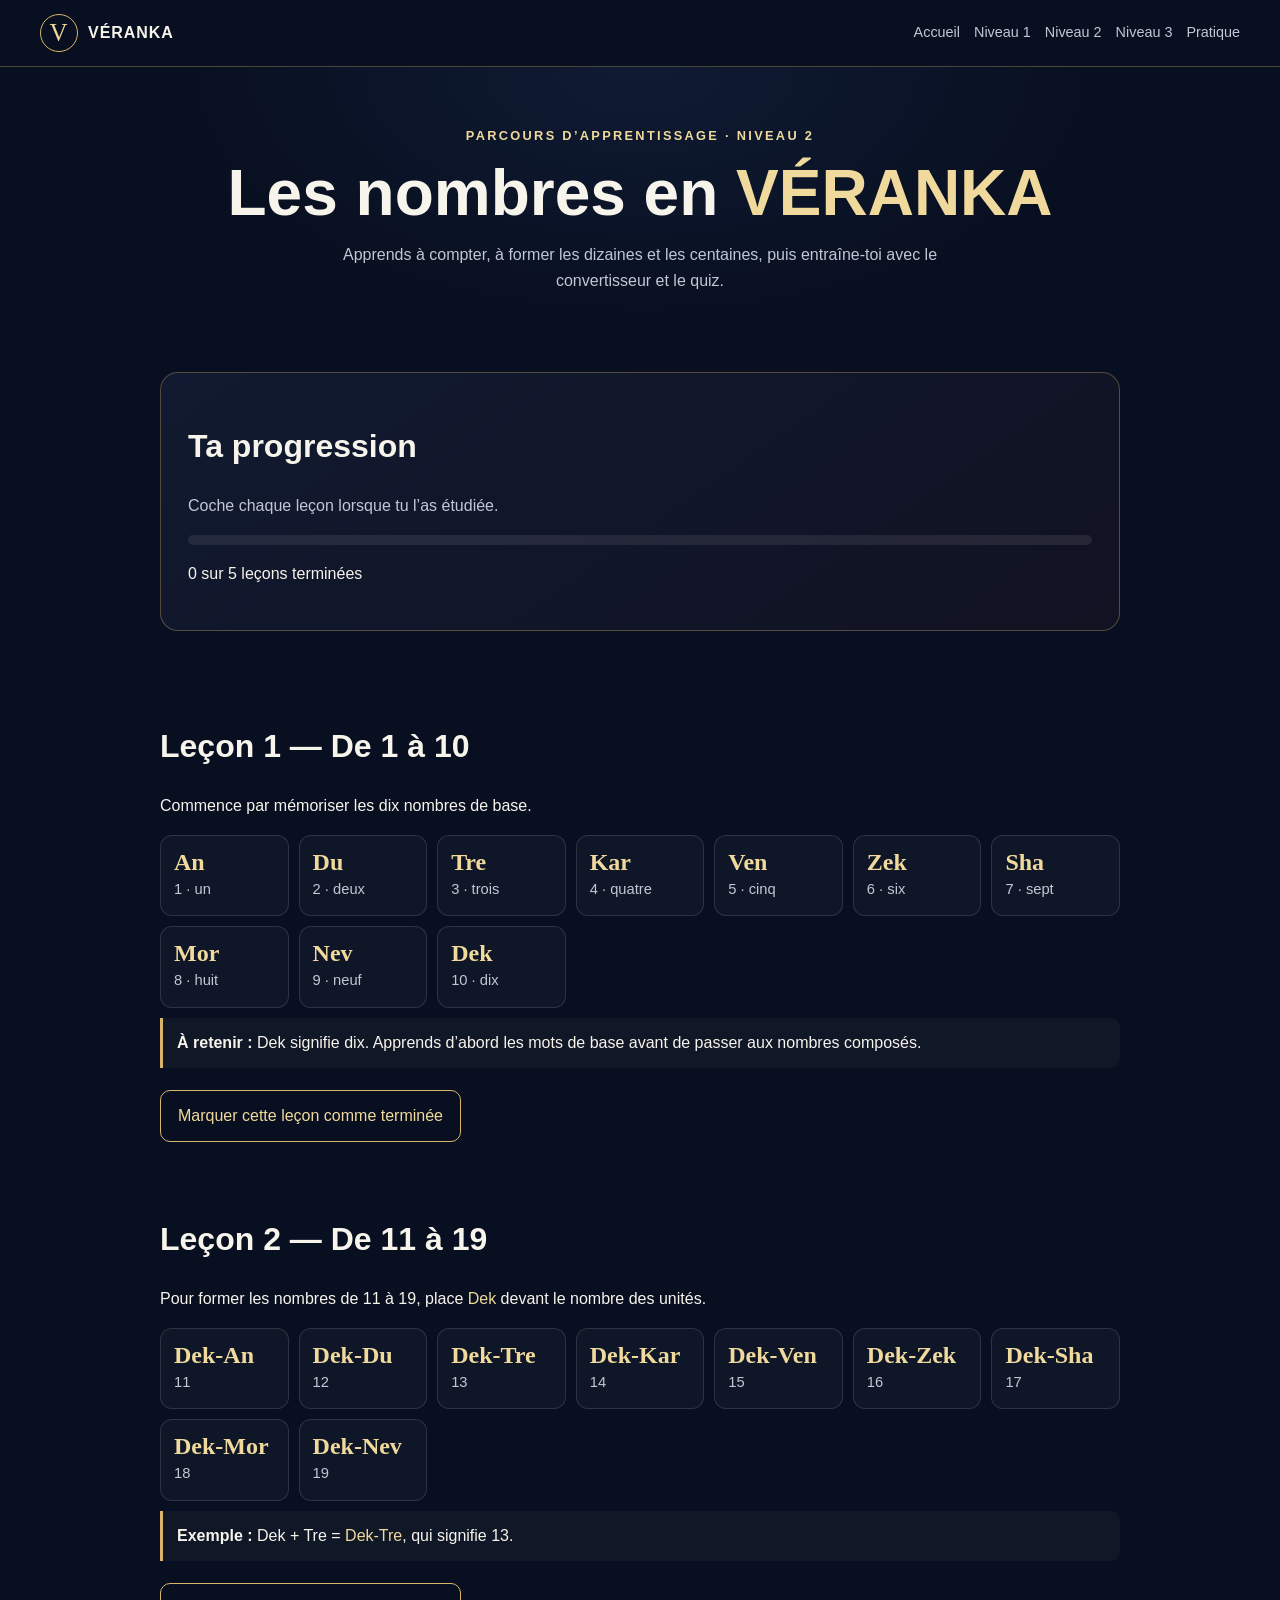
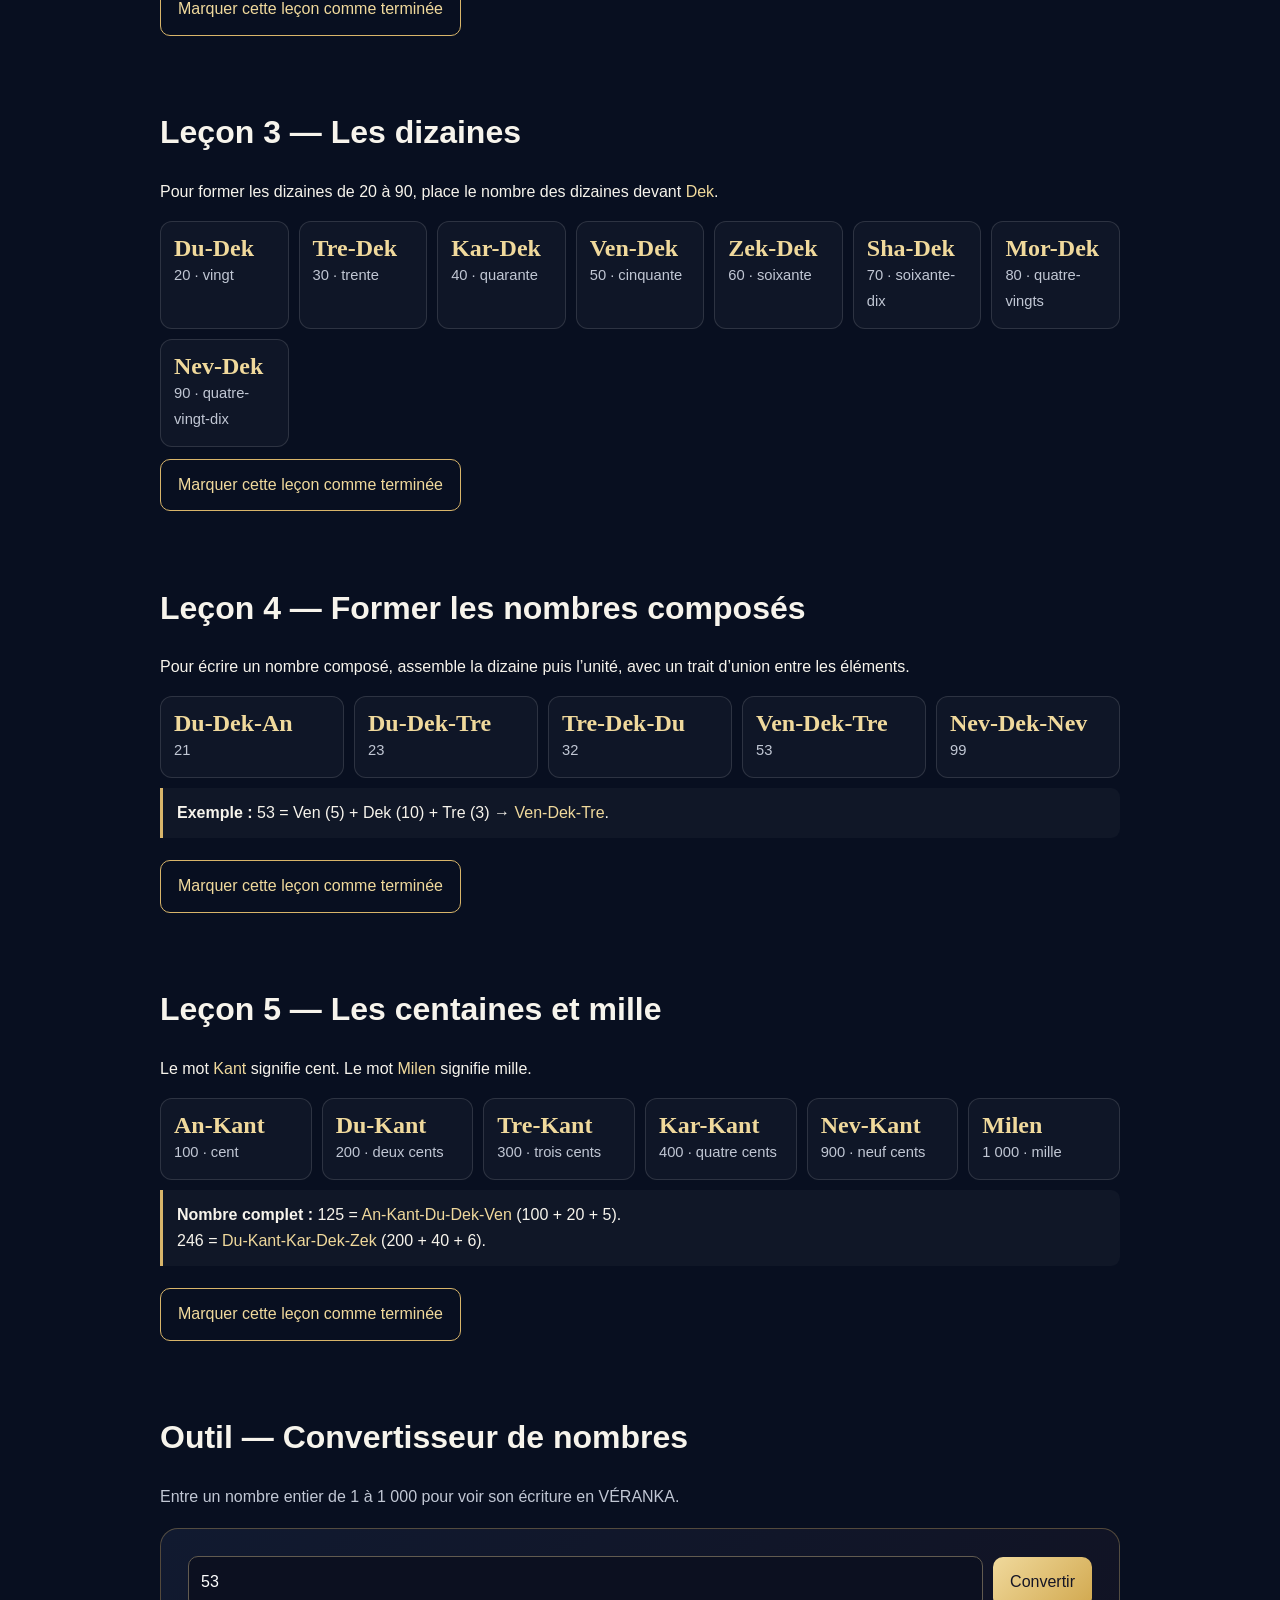
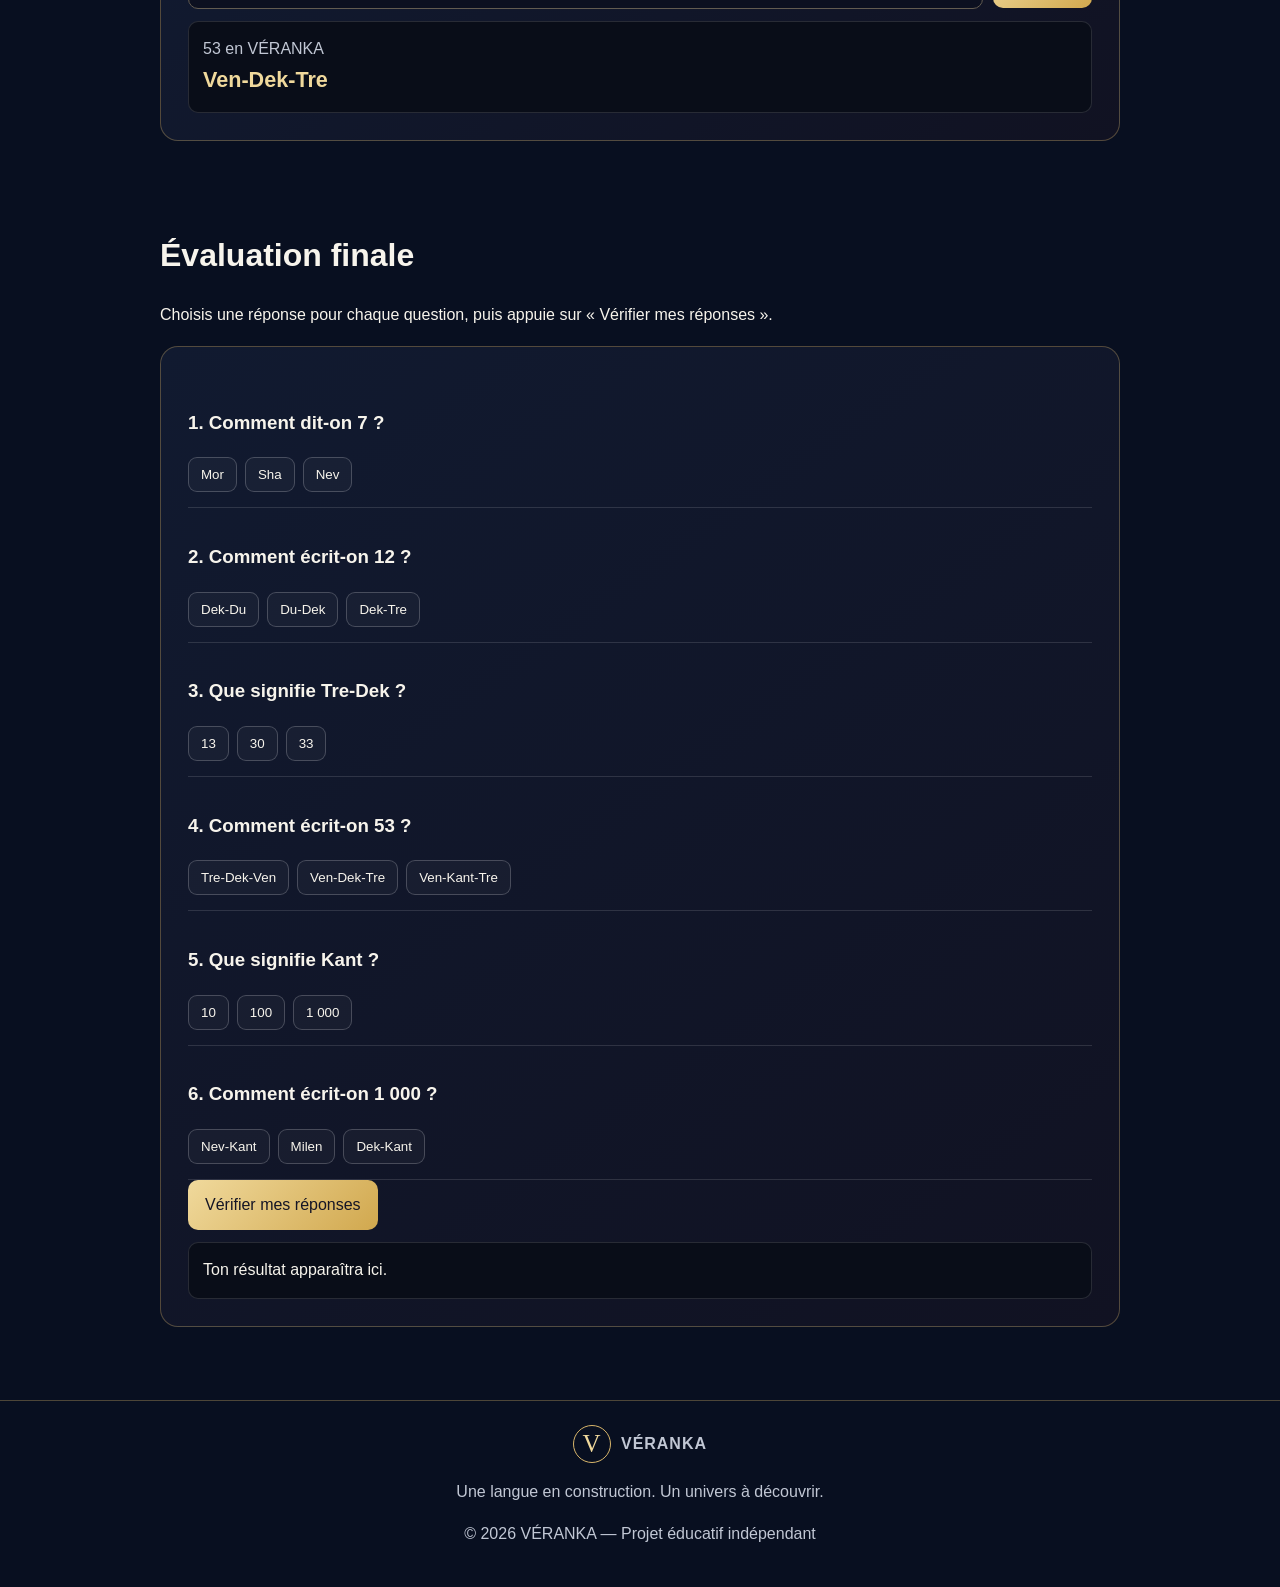
<file: niveau-2.html>
<!DOCTYPE html>
<html lang="fr">
<head>
<meta charset="UTF-8"><meta name="viewport" content="width=device-width,initial-scale=1"><meta name="theme-color" content="#080f20">
<title>Niveau 2 — Les nombres | VÉRANKA</title>
<style>
:root{--night:#080f20;--panel:#111a30;--gold:#d8b56a;--pale:#f0d99c;--text:#f7f4ec;--muted:#c1c7d4;--line:#d8b56a55}*{box-sizing:border-box}html{scroll-behavior:smooth}body{margin:0;background:var(--night);color:var(--text);font:16px/1.65 Arial,Helvetica,sans-serif}a{color:inherit}.topbar{display:flex;align-items:center;justify-content:space-between;gap:16px;flex-wrap:wrap;padding:14px clamp(16px,4vw,40px);border-bottom:1px solid var(--line)}.logo{display:flex;align-items:center;gap:10px;text-decoration:none;font-weight:800;letter-spacing:.06em}.emblem{width:38px;height:38px;display:grid;place-items:center;border:1px solid var(--gold);border-radius:50%;color:var(--pale);font:25px Georgia,serif}nav{display:flex;gap:14px;flex-wrap:wrap}nav a{color:var(--muted);text-decoration:none;font-size:.9rem}nav a:hover{color:var(--pale)}main{width:min(100% - 30px,960px);margin:auto}.hero{text-align:center;padding:58px 0 34px;background:radial-gradient(ellipse at top,#1e345955,transparent 70%)}.eyebrow{color:var(--pale);font-size:.8rem;letter-spacing:.18em;font-weight:bold}.hero h1{font-size:clamp(2.2rem,7vw,4rem);line-height:1.12;margin:12px 0}.gold,.word{color:var(--pale)}.intro,.muted{color:var(--muted)}.intro{max-width:680px;margin:0 auto}.section{padding:25px 0;scroll-margin-top:20px}.section h2{font-size:clamp(1.5rem,4vw,2rem);line-height:1.25}.panel{padding:clamp(17px,4vw,27px);border:1px solid var(--line);border-radius:18px;background:linear-gradient(145deg,#111a30,#111222);margin:18px 0}.grid{display:grid;grid-template-columns:repeat(auto-fit,minmax(125px,1fr));gap:10px}.tile{padding:13px;border:1px solid #ffffff20;border-radius:12px;background:#ffffff08}.tile strong{display:block;color:var(--pale);font:700 1.5rem Georgia,serif}.tile span{color:var(--muted);font-size:.92rem}.rule{padding:12px 14px;margin:10px 0;border-left:3px solid var(--gold);border-radius:0 9px 9px 0;background:#ffffff08}.btn{border:0;border-radius:10px;background:linear-gradient(135deg,var(--pale),#d1a84e);color:#151525;font-weight:800;padding:12px 17px;cursor:pointer;font:inherit}.btn.secondary{background:transparent;color:var(--pale);border:1px solid var(--gold)}.row{display:flex;gap:10px;flex-wrap:wrap;align-items:center}.row input{flex:1;min-width:130px;padding:12px;border:1px solid #625b50;border-radius:10px;background:#0c1020;color:white;font:inherit}.result{padding:14px;margin-top:12px;border:1px solid #ffffff20;border-radius:10px;background:#090d18;overflow-wrap:anywhere}.result strong{color:var(--pale);font-size:1.35rem}.quiz-item{padding:15px 0;border-bottom:1px solid #ffffff20}.choices{display:flex;gap:8px;flex-wrap:wrap}.choice{padding:9px 12px;border:1px solid #ffffff35;border-radius:9px;background:#ffffff08;color:var(--text);cursor:pointer}.choice.selected{border-color:var(--gold);background:#d8b56a22}.feedback{font-weight:bold}.good{color:#9ce0b0}.bad{color:#ffb0a8}footer{border-top:1px solid var(--line);margin-top:30px;padding:24px;text-align:center;color:var(--muted)}.progress-track{height:10px;background:#ffffff15;border-radius:99px;overflow:hidden}.progress-fill{height:100%;width:0;background:linear-gradient(90deg,#d1a84e,#f0d99c);transition:width .25s}.lesson-check{margin-top:12px}small{color:var(--muted)}
</style></head><body>
<header class="topbar"><a class="logo" href="index.html"><span class="emblem">V</span><span>VÉRANKA</span></a><nav><a href="index.html">Accueil</a><a href="niveau-1.html">Niveau 1</a><a href="niveau-2.html">Niveau 2</a><a href="niveau-3.html">Niveau 3</a><a href="niveau-4.html">Pratique</a></nav></header>
<main><section class="hero"><div class="eyebrow">PARCOURS D’APPRENTISSAGE · NIVEAU 2</div><h1>Les nombres en <span class="gold">VÉRANKA</span></h1><p class="intro">Apprends à compter, à former les dizaines et les centaines, puis entraîne-toi avec le convertisseur et le quiz.</p></section>
<section class="section"><div class="panel"><h2>Ta progression</h2><p class="muted">Coche chaque leçon lorsque tu l’as étudiée.</p><div class="progress-track"><div class="progress-fill" id="progress"></div></div><p id="progressText">0 sur 5 leçons terminées</p></div></section>
<section class="section" id="lecon1"><h2>Leçon 1 — De 1 à 10</h2><p>Commence par mémoriser les dix nombres de base.</p><div class="grid"><div class="tile"><strong>An</strong><span>1 · un</span></div><div class="tile"><strong>Du</strong><span>2 · deux</span></div><div class="tile"><strong>Tre</strong><span>3 · trois</span></div><div class="tile"><strong>Kar</strong><span>4 · quatre</span></div><div class="tile"><strong>Ven</strong><span>5 · cinq</span></div><div class="tile"><strong>Zek</strong><span>6 · six</span></div><div class="tile"><strong>Sha</strong><span>7 · sept</span></div><div class="tile"><strong>Mor</strong><span>8 · huit</span></div><div class="tile"><strong>Nev</strong><span>9 · neuf</span></div><div class="tile"><strong>Dek</strong><span>10 · dix</span></div></div><div class="rule"><b>À retenir :</b> Dek signifie dix. Apprends d’abord les mots de base avant de passer aux nombres composés.</div><button class="btn secondary lesson-check" data-lesson="1">Marquer cette leçon comme terminée</button></section>
<section class="section" id="lecon2"><h2>Leçon 2 — De 11 à 19</h2><p>Pour former les nombres de 11 à 19, place <span class="word">Dek</span> devant le nombre des unités.</p><div class="grid"><div class="tile"><strong>Dek-An</strong><span>11</span></div><div class="tile"><strong>Dek-Du</strong><span>12</span></div><div class="tile"><strong>Dek-Tre</strong><span>13</span></div><div class="tile"><strong>Dek-Kar</strong><span>14</span></div><div class="tile"><strong>Dek-Ven</strong><span>15</span></div><div class="tile"><strong>Dek-Zek</strong><span>16</span></div><div class="tile"><strong>Dek-Sha</strong><span>17</span></div><div class="tile"><strong>Dek-Mor</strong><span>18</span></div><div class="tile"><strong>Dek-Nev</strong><span>19</span></div></div><div class="rule"><b>Exemple :</b> Dek + Tre = <span class="word">Dek-Tre</span>, qui signifie 13.</div><button class="btn secondary lesson-check" data-lesson="2">Marquer cette leçon comme terminée</button></section>
<section class="section" id="lecon3"><h2>Leçon 3 — Les dizaines</h2><p>Pour former les dizaines de 20 à 90, place le nombre des dizaines devant <span class="word">Dek</span>.</p><div class="grid"><div class="tile"><strong>Du-Dek</strong><span>20 · vingt</span></div><div class="tile"><strong>Tre-Dek</strong><span>30 · trente</span></div><div class="tile"><strong>Kar-Dek</strong><span>40 · quarante</span></div><div class="tile"><strong>Ven-Dek</strong><span>50 · cinquante</span></div><div class="tile"><strong>Zek-Dek</strong><span>60 · soixante</span></div><div class="tile"><strong>Sha-Dek</strong><span>70 · soixante-dix</span></div><div class="tile"><strong>Mor-Dek</strong><span>80 · quatre-vingts</span></div><div class="tile"><strong>Nev-Dek</strong><span>90 · quatre-vingt-dix</span></div></div><button class="btn secondary lesson-check" data-lesson="3">Marquer cette leçon comme terminée</button></section>
<section class="section" id="lecon4"><h2>Leçon 4 — Former les nombres composés</h2><p>Pour écrire un nombre composé, assemble la dizaine puis l’unité, avec un trait d’union entre les éléments.</p><div class="grid"><div class="tile"><strong>Du-Dek-An</strong><span>21</span></div><div class="tile"><strong>Du-Dek-Tre</strong><span>23</span></div><div class="tile"><strong>Tre-Dek-Du</strong><span>32</span></div><div class="tile"><strong>Ven-Dek-Tre</strong><span>53</span></div><div class="tile"><strong>Nev-Dek-Nev</strong><span>99</span></div></div><div class="rule"><b>Exemple :</b> 53 = Ven (5) + Dek (10) + Tre (3) → <span class="word">Ven-Dek-Tre</span>.</div><button class="btn secondary lesson-check" data-lesson="4">Marquer cette leçon comme terminée</button></section>
<section class="section" id="lecon5"><h2>Leçon 5 — Les centaines et mille</h2><p>Le mot <span class="word">Kant</span> signifie cent. Le mot <span class="word">Milen</span> signifie mille.</p><div class="grid"><div class="tile"><strong>An-Kant</strong><span>100 · cent</span></div><div class="tile"><strong>Du-Kant</strong><span>200 · deux cents</span></div><div class="tile"><strong>Tre-Kant</strong><span>300 · trois cents</span></div><div class="tile"><strong>Kar-Kant</strong><span>400 · quatre cents</span></div><div class="tile"><strong>Nev-Kant</strong><span>900 · neuf cents</span></div><div class="tile"><strong>Milen</strong><span>1 000 · mille</span></div></div><div class="rule"><b>Nombre complet :</b> 125 = <span class="word">An-Kant-Du-Dek-Ven</span> (100 + 20 + 5).<br>246 = <span class="word">Du-Kant-Kar-Dek-Zek</span> (200 + 40 + 6).</div><button class="btn secondary lesson-check" data-lesson="5">Marquer cette leçon comme terminée</button></section>
<section class="section" id="convertisseur"><h2>Outil — Convertisseur de nombres</h2><p class="muted">Entre un nombre entier de 1 à 1 000 pour voir son écriture en VÉRANKA.</p><div class="panel"><div class="row"><input id="num" type="number" min="1" max="1000" value="53" inputmode="numeric" aria-label="Nombre à convertir"><button class="btn" id="convert">Convertir</button></div><div class="result" id="result" aria-live="polite">53 en VÉRANKA<br><strong>Ven-Dek-Tre</strong></div></div></section>
<section class="section" id="quiz"><h2>Évaluation finale</h2><p>Choisis une réponse pour chaque question, puis appuie sur « Vérifier mes réponses ».</p><div class="panel"><div id="questions"></div><button class="btn" id="check">Vérifier mes réponses</button><div class="result" id="score" aria-live="polite">Ton résultat apparaîtra ici.</div></div></section>
</main><footer><a class="logo" href="index.html" style="justify-content:center"><span class="emblem">V</span><span>VÉRANKA</span></a><p>Une langue en construction. Un univers à découvrir.</p><p>© 2026 VÉRANKA — Projet éducatif indépendant</p></footer>
<script>
(()=>{const units={1:'An',2:'Du',3:'Tre',4:'Kar',5:'Ven',6:'Zek',7:'Sha',8:'Mor',9:'Nev'};function below100(n){if(n===10)return'Dek';if(n<10)return units[n];if(n<20)return'Dek-'+units[n-10];const t=Math.floor(n/10),u=n%10;return units[t]+'-Dek'+(u?'-'+units[u]:'')}function toV(n){if(!Number.isInteger(n)||n<1||n>1000)return null;if(n===1000)return'Milen';if(n<100)return below100(n);const h=Math.floor(n/100),r=n%100;return units[h]+'-Kant'+(r?'-'+below100(r).replaceAll('-','-'):'')}
const input=document.getElementById('num'),result=document.getElementById('result');function convert(){const n=Number(input.value),w=toV(n);result.innerHTML=w?'<span class="muted">'+n+' en VÉRANKA</span><br><strong>'+w+'</strong>':'Entre un nombre entier compris entre 1 et 1 000.'}document.getElementById('convert').addEventListener('click',convert);input.addEventListener('keydown',e=>{if(e.key==='Enter')convert()});convert();
const qs=[{q:'Comment dit-on 7 ?',c:['Mor','Sha','Nev'],a:'Sha'},{q:'Comment écrit-on 12 ?',c:['Dek-Du','Du-Dek','Dek-Tre'],a:'Dek-Du'},{q:'Que signifie Tre-Dek ?',c:['13','30','33'],a:'30'},{q:'Comment écrit-on 53 ?',c:['Tre-Dek-Ven','Ven-Dek-Tre','Ven-Kant-Tre'],a:'Ven-Dek-Tre'},{q:'Que signifie Kant ?',c:['10','100','1 000'],a:'100'},{q:'Comment écrit-on 1 000 ?',c:['Nev-Kant','Milen','Dek-Kant'],a:'Milen'}];const host=document.getElementById('questions');qs.forEach((q,i)=>{const item=document.createElement('div');item.className='quiz-item';item.dataset.i=i;const h=document.createElement('h3');h.textContent=(i+1)+'. '+q.q;item.appendChild(h);const choices=document.createElement('div');choices.className='choices';q.c.forEach(c=>{const b=document.createElement('button');b.type='button';b.className='choice';b.textContent=c;b.addEventListener('click',()=>{choices.querySelectorAll('button').forEach(x=>x.classList.remove('selected'));b.classList.add('selected');item.dataset.answer=c});choices.appendChild(b)});item.appendChild(choices);host.appendChild(item)});document.getElementById('check').addEventListener('click',()=>{let s=0;Array.from(host.children).forEach((item,i)=>{const ok=item.dataset.answer===qs[i].a;if(ok)s++;let f=item.querySelector('.feedback');if(!f){f=document.createElement('p');f.className='feedback';item.appendChild(f)}f.className='feedback '+(ok?'good':'bad');f.textContent=ok?'Correct !':'Réponse attendue : '+qs[i].a});document.getElementById('score').innerHTML='<strong>'+s+' / '+qs.length+'</strong><br>'+(s===qs.length?'Excellent ! Tu maîtrises les nombres.':s>=4?'Très bien ! Revois les réponses incorrectes.':'Continue à pratiquer puis réessaie.')});
const done=new Set();document.querySelectorAll('.lesson-check').forEach(b=>b.addEventListener('click',()=>{const id=b.dataset.lesson;if(done.has(id)){done.delete(id);b.textContent='Marquer cette leçon comme terminée'}else{done.add(id);b.textContent='✓ Leçon terminée — annuler'}const count=done.size;document.getElementById('progress').style.width=(count/5*100)+'%';document.getElementById('progressText').textContent=count+' sur 5 leçons terminées'}));})();
</script></body></html>
</file>
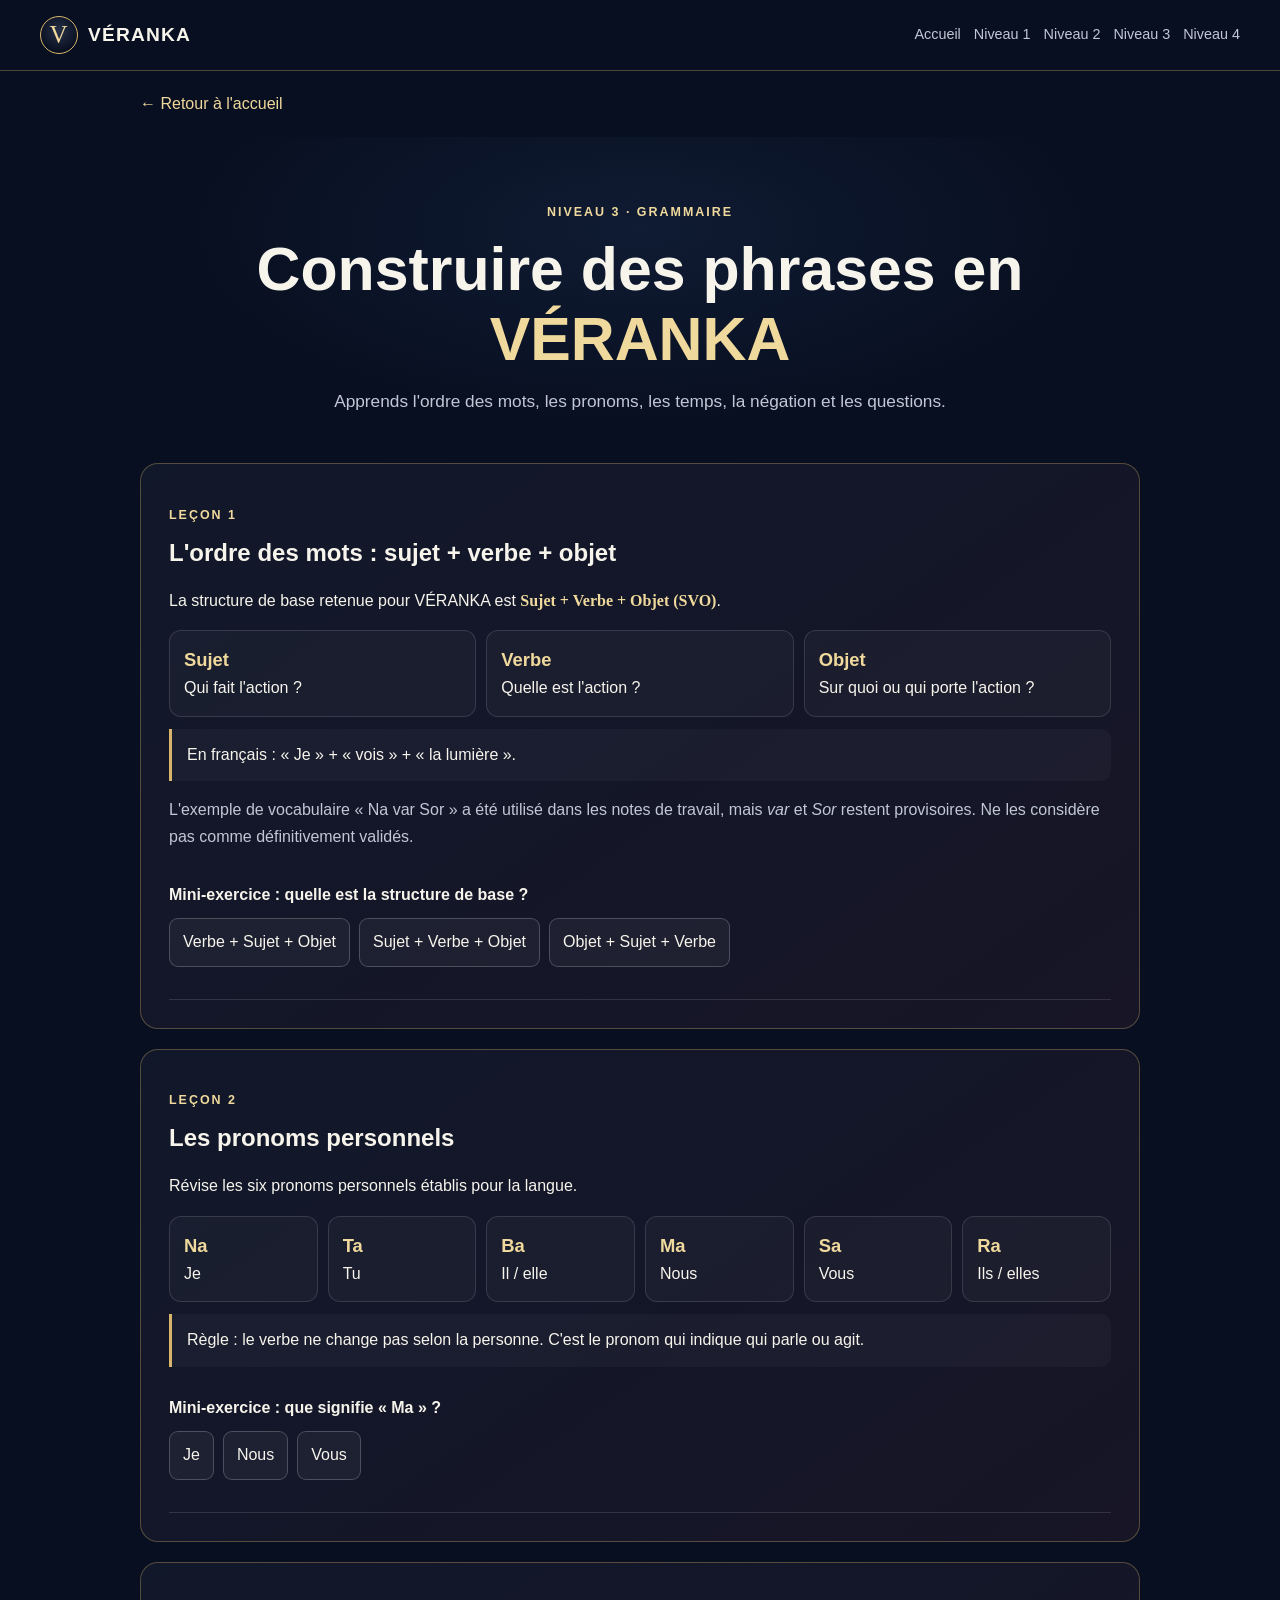
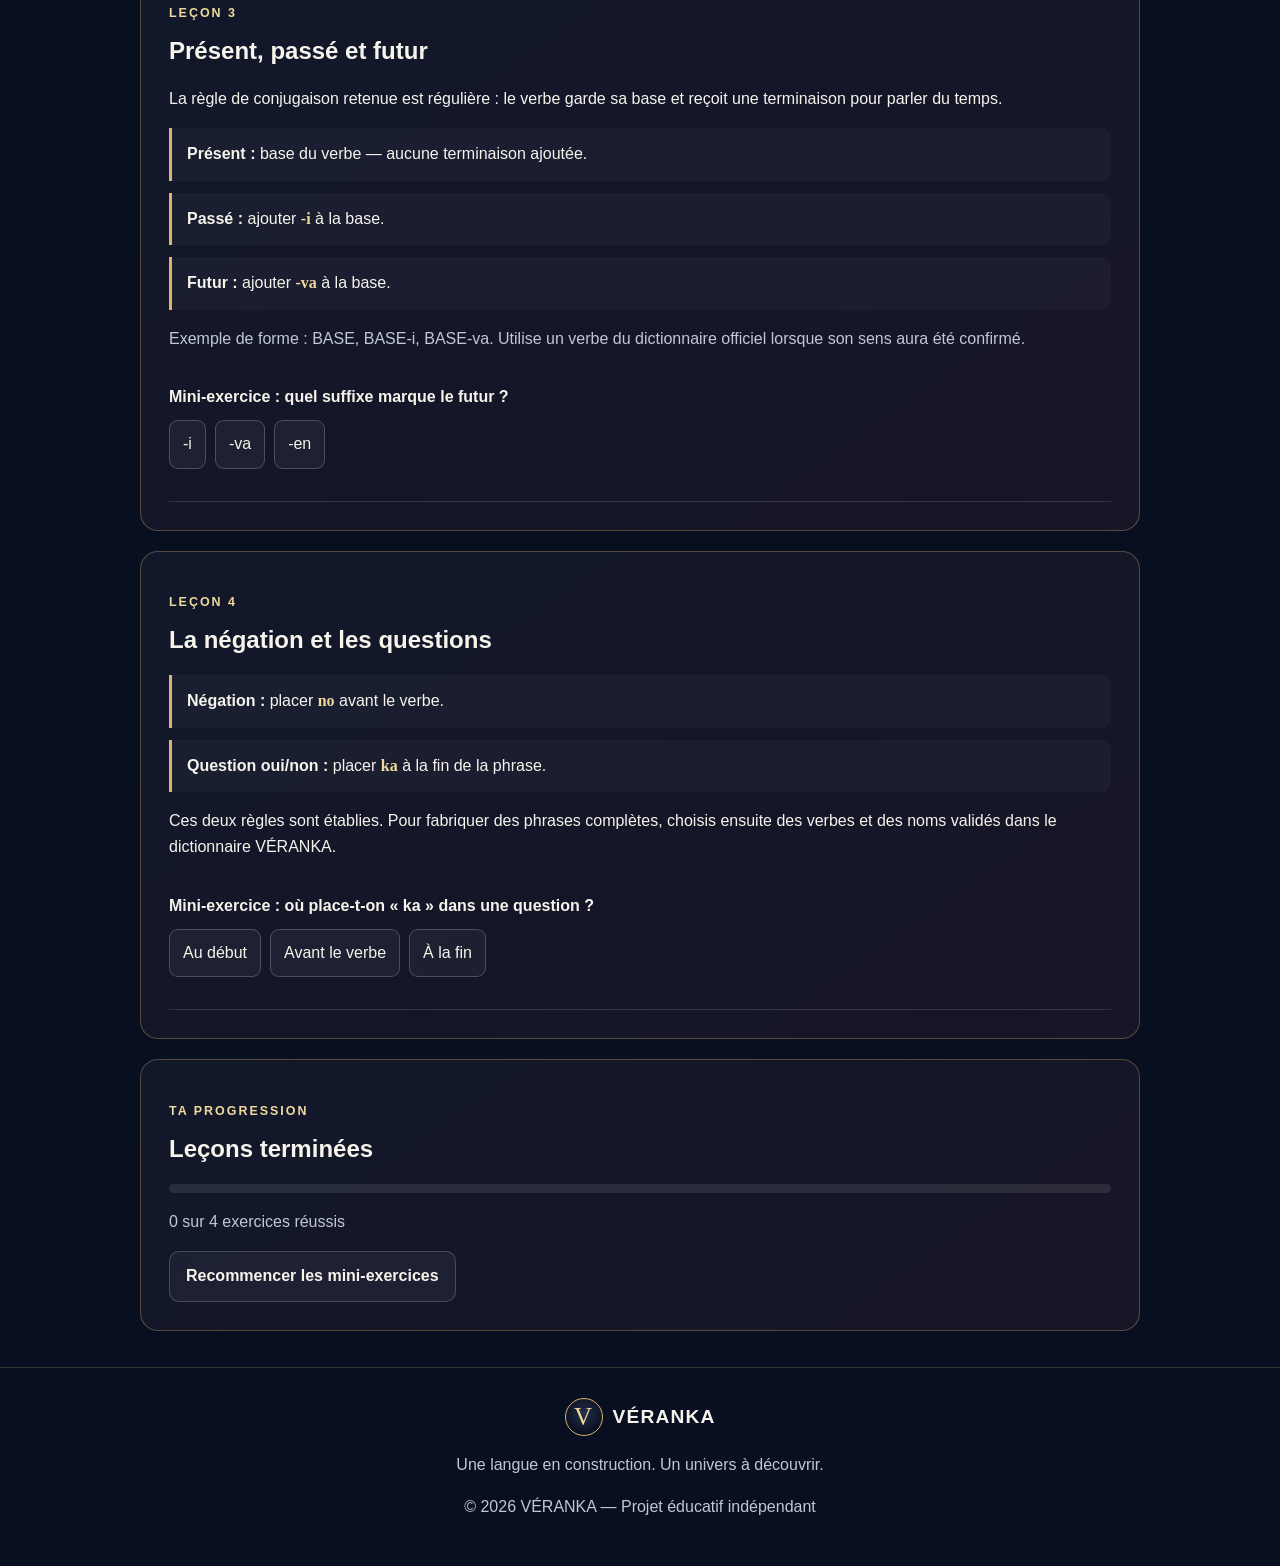
<file: niveau-3.html>
<!DOCTYPE html><html lang="fr"><head><meta charset="UTF-8"><meta name="viewport" content="width=device-width, initial-scale=1"><meta name="theme-color" content="#080f20"><title>Niveau 3 — Construire des phrases | VÉRANKA</title><style>
:root{--night:#080f20;--panel:#101a30;--gold:#d8b56a;--gold-light:#f0d99c;--text:#f7f4ec;--muted:#c1c7d4}*{box-sizing:border-box}html{scroll-behavior:smooth}body{margin:0;background:var(--night);color:var(--text);font-family:Arial,Helvetica,sans-serif;line-height:1.65}a{color:inherit}.topbar{display:flex;align-items:center;justify-content:space-between;gap:16px;padding:16px clamp(16px,4vw,40px);background:#080f20;border-bottom:1px solid #d8b56a55;position:sticky;top:0;z-index:10}.logo{display:flex;align-items:center;gap:10px;text-decoration:none;font-size:1.2rem;font-weight:800;letter-spacing:.06em}.brand-emblem{width:38px;height:38px;display:grid;place-items:center;border:1px solid var(--gold);border-radius:50%;color:var(--gold-light);font:25px Georgia,serif;background:radial-gradient(circle at 50% 40%,#27304a,#080f20 72%)}nav{display:flex;flex-wrap:wrap;gap:13px}nav a{text-decoration:none;color:var(--muted);font-size:.9rem}nav a:hover,.back-link{color:var(--gold-light)}main{width:min(100% - 32px,1000px);margin:auto}.hero{text-align:center;padding:52px 0 28px;background:radial-gradient(ellipse at 50% 30%,#1e345955,transparent 65%)}.eyebrow{color:var(--gold-light);font-size:.78rem;letter-spacing:.16em;font-weight:800}.hero h1{font-size:clamp(2rem,6vw,3.8rem);line-height:1.15;margin:12px auto;max-width:850px}.gold,.word{color:var(--gold-light)}.intro,.muted,.note{color:var(--muted)}.intro{font-size:1.08rem;max-width:700px;margin:0 auto}.back-link{display:inline-block;margin:20px 0;text-decoration:none}.panel{margin:20px 0;padding:clamp(18px,4vw,28px);border:1px solid #d8b56a55;border-radius:18px;background:linear-gradient(145deg,#11182a,#171526)}.panel h2{margin-top:5px;line-height:1.25}.rule{padding:13px 15px;margin:12px 0;border-left:3px solid var(--gold);border-radius:0 10px 10px 0;background:#ffffff08}.word{font-family:Georgia,serif;font-weight:bold}.tiles{display:grid;grid-template-columns:repeat(auto-fit,minmax(140px,1fr));gap:10px}.tile{padding:14px;border:1px solid #ffffff20;border-radius:12px;background:#ffffff08}.tile strong{display:block;color:var(--gold-light);font-size:1.15rem}.action,button{font:inherit;cursor:pointer}.action{display:inline-flex;justify-content:center;align-items:center;border:0;border-radius:10px;padding:11px 16px;background:linear-gradient(135deg,#f0d99c,#d1a84e);color:#151525;font-weight:800}.secondary{background:#ffffff0b;color:var(--text);border:1px solid #ffffff30}.actions{display:flex;gap:10px;flex-wrap:wrap;margin-top:14px}.question{padding:16px 0;border-bottom:1px solid #ffffff20}.options{display:flex;flex-wrap:wrap;gap:9px;margin:10px 0}.option{padding:10px 13px;border:1px solid #ffffff35;border-radius:9px;background:#ffffff0b;color:var(--text)}.option:hover,.option:focus{border-color:var(--gold)}.option:disabled{opacity:.9;cursor:default}.correct{color:#9ce1af}.incorrect{color:#ffaaa1}.progress{height:9px;background:#ffffff18;border-radius:99px;overflow:hidden}.progress span{display:block;height:100%;width:0;background:linear-gradient(90deg,#d1a84e,#f0d99c);transition:width .25s}.lesson{scroll-margin-top:90px}footer{text-align:center;padding:30px 16px;margin-top:36px;border-top:1px solid #d8b56a33;color:var(--muted)}footer .logo{justify-content:center;color:var(--text)}@media(max-width:600px){.topbar{align-items:flex-start;flex-direction:column}.action{width:100%}.hero{padding-top:35px}}
</style></head><body><header class="topbar"><a class="logo" href="index.html"><span class="brand-emblem">V</span><span>VÉRANKA</span></a><nav aria-label="Navigation principale"><a href="index.html">Accueil</a><a href="niveau-1.html">Niveau 1</a><a href="niveau-2.html">Niveau 2</a><a href="niveau-3.html">Niveau 3</a><a href="niveau-4.html">Niveau 4</a></nav></header><main><a class="back-link" href="index.html">← Retour à l'accueil</a><section class="hero"><p class="eyebrow">NIVEAU 3 · GRAMMAIRE</p><h1>Construire des phrases en <span class="gold">VÉRANKA</span></h1><p class="intro">Apprends l'ordre des mots, les pronoms, les temps, la négation et les questions.</p></section>
<section class="panel lesson" id="lecon1"><p class="eyebrow">LEÇON 1</p><h2>L'ordre des mots : sujet + verbe + objet</h2><p>La structure de base retenue pour VÉRANKA est <strong class="word">Sujet + Verbe + Objet (SVO)</strong>.</p><div class="tiles"><div class="tile"><strong>Sujet</strong>Qui fait l'action ?</div><div class="tile"><strong>Verbe</strong>Quelle est l'action ?</div><div class="tile"><strong>Objet</strong>Sur quoi ou qui porte l'action ?</div></div><div class="rule">En français : « Je » + « vois » + « la lumière ».</div><p class="note">L'exemple de vocabulaire « Na var Sor » a été utilisé dans les notes de travail, mais <em>var</em> et <em>Sor</em> restent provisoires. Ne les considère pas comme définitivement validés.</p><div class="question"><strong>Mini-exercice : quelle est la structure de base ?</strong><div class="options" data-answer="SVO"><button class="option">Verbe + Sujet + Objet</button><button class="option">Sujet + Verbe + Objet</button><button class="option">Objet + Sujet + Verbe</button></div><p class="muted feedback" aria-live="polite"></p></div></section>
<section class="panel lesson" id="lecon2"><p class="eyebrow">LEÇON 2</p><h2>Les pronoms personnels</h2><p>Révise les six pronoms personnels établis pour la langue.</p><div class="tiles"><div class="tile"><strong>Na</strong>Je</div><div class="tile"><strong>Ta</strong>Tu</div><div class="tile"><strong>Ba</strong>Il / elle</div><div class="tile"><strong>Ma</strong>Nous</div><div class="tile"><strong>Sa</strong>Vous</div><div class="tile"><strong>Ra</strong>Ils / elles</div></div><div class="rule">Règle : le verbe ne change pas selon la personne. C'est le pronom qui indique qui parle ou agit.</div><div class="question"><strong>Mini-exercice : que signifie « Ma » ?</strong><div class="options" data-answer="Nous"><button class="option">Je</button><button class="option">Nous</button><button class="option">Vous</button></div><p class="muted feedback" aria-live="polite"></p></div></section>
<section class="panel lesson" id="lecon3"><p class="eyebrow">LEÇON 3</p><h2>Présent, passé et futur</h2><p>La règle de conjugaison retenue est régulière : le verbe garde sa base et reçoit une terminaison pour parler du temps.</p><div class="rule"><strong>Présent :</strong> base du verbe — aucune terminaison ajoutée.</div><div class="rule"><strong>Passé :</strong> ajouter <span class="word">-i</span> à la base.</div><div class="rule"><strong>Futur :</strong> ajouter <span class="word">-va</span> à la base.</div><p class="note">Exemple de forme : BASE, BASE-i, BASE-va. Utilise un verbe du dictionnaire officiel lorsque son sens aura été confirmé.</p><div class="question"><strong>Mini-exercice : quel suffixe marque le futur ?</strong><div class="options" data-answer="-va"><button class="option">-i</button><button class="option">-va</button><button class="option">-en</button></div><p class="muted feedback" aria-live="polite"></p></div></section>
<section class="panel lesson" id="lecon4"><p class="eyebrow">LEÇON 4</p><h2>La négation et les questions</h2><div class="rule"><strong>Négation :</strong> placer <span class="word">no</span> avant le verbe.</div><div class="rule"><strong>Question oui/non :</strong> placer <span class="word">ka</span> à la fin de la phrase.</div><p>Ces deux règles sont établies. Pour fabriquer des phrases complètes, choisis ensuite des verbes et des noms validés dans le dictionnaire VÉRANKA.</p><div class="question"><strong>Mini-exercice : où place-t-on « ka » dans une question ?</strong><div class="options" data-answer="À la fin"><button class="option">Au début</button><button class="option">Avant le verbe</button><button class="option">À la fin</button></div><p class="muted feedback" aria-live="polite"></p></div></section>
<section class="panel"><p class="eyebrow">TA PROGRESSION</p><h2>Leçons terminées</h2><div class="progress"><span id="progress"></span></div><p id="progressText" class="muted">0 sur 4 exercices réussis</p><button class="action secondary" id="reset">Recommencer les mini-exercices</button></section></main><footer><a class="logo" href="index.html"><span class="brand-emblem">V</span><span>VÉRANKA</span></a><p>Une langue en construction. Un univers à découvrir.</p><p>© 2026 VÉRANKA — Projet éducatif indépendant</p></footer><script>
let passed=new Set();function update(){document.getElementById('progress').style.width=(passed.size/4*100)+'%';document.getElementById('progressText').textContent=passed.size+' sur 4 exercices réussis';}document.querySelectorAll('.question .options').forEach((group,index)=>{group.querySelectorAll('button').forEach(btn=>btn.addEventListener('click',()=>{const feedback=group.parentElement.querySelector('.feedback');const expected=group.dataset.answer;const answer=btn.textContent.trim();if(answer===expected){feedback.textContent='Bonne réponse !';feedback.className='feedback correct';passed.add(index);}else{feedback.textContent='Pas tout à fait. Relis la règle et réessaie.';feedback.className='feedback incorrect';passed.delete(index);}group.querySelectorAll('button').forEach(b=>b.style.borderColor=b===btn?(answer===expected?'#9ce1af':'#ffaaa1'):'');update();}));});document.getElementById('reset').addEventListener('click',()=>{passed.clear();document.querySelectorAll('.feedback').forEach(x=>{x.textContent='';x.className='muted feedback';});document.querySelectorAll('.options button').forEach(b=>b.style.borderColor='');update();});
</script></body></html>
</file>
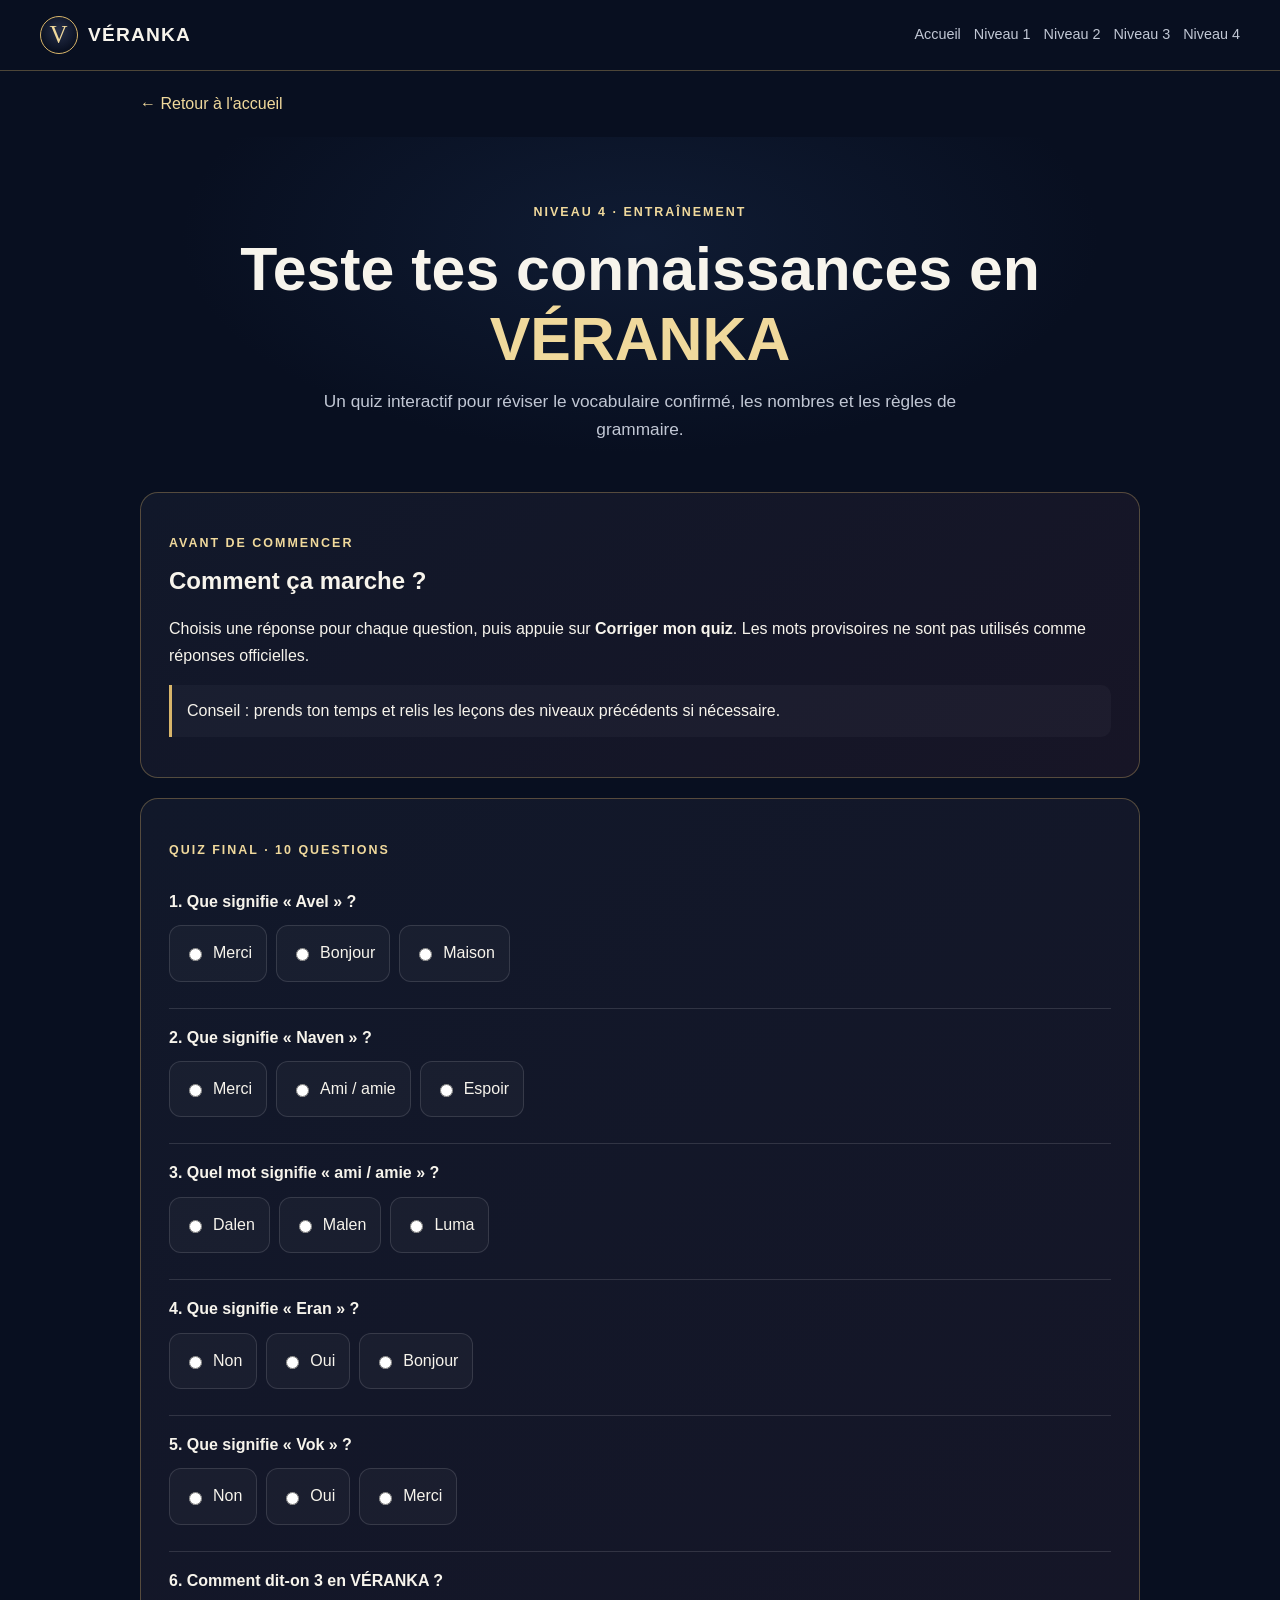
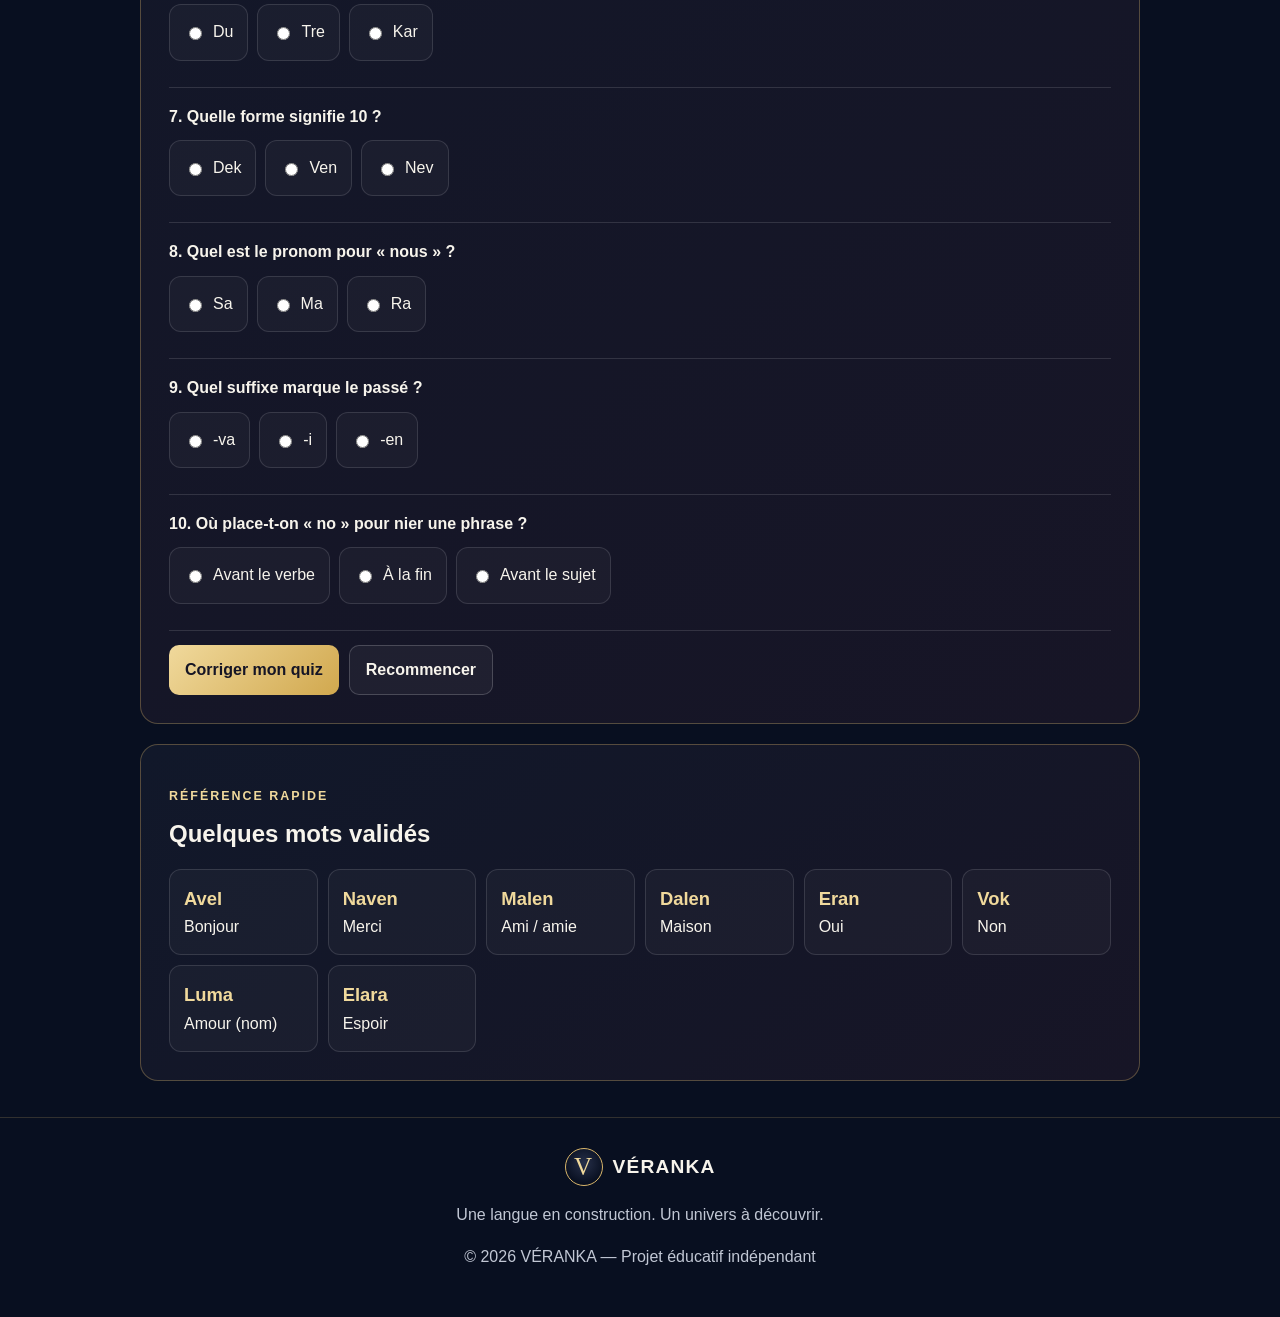
<file: niveau-4.html>
<!DOCTYPE html><html lang="fr"><head><meta charset="UTF-8"><meta name="viewport" content="width=device-width, initial-scale=1"><meta name="theme-color" content="#080f20"><title>Niveau 4 — Évaluation | VÉRANKA</title><style>
:root{--night:#080f20;--panel:#101a30;--gold:#d8b56a;--gold-light:#f0d99c;--text:#f7f4ec;--muted:#c1c7d4}*{box-sizing:border-box}html{scroll-behavior:smooth}body{margin:0;background:var(--night);color:var(--text);font-family:Arial,Helvetica,sans-serif;line-height:1.65}a{color:inherit}.topbar{display:flex;align-items:center;justify-content:space-between;gap:16px;padding:16px clamp(16px,4vw,40px);background:#080f20;border-bottom:1px solid #d8b56a55;position:sticky;top:0;z-index:10}.logo{display:flex;align-items:center;gap:10px;text-decoration:none;font-size:1.2rem;font-weight:800;letter-spacing:.06em}.brand-emblem{width:38px;height:38px;display:grid;place-items:center;border:1px solid var(--gold);border-radius:50%;color:var(--gold-light);font:25px Georgia,serif;background:radial-gradient(circle at 50% 40%,#27304a,#080f20 72%)}nav{display:flex;flex-wrap:wrap;gap:13px}nav a{text-decoration:none;color:var(--muted);font-size:.9rem}nav a:hover,.back-link{color:var(--gold-light)}main{width:min(100% - 32px,1000px);margin:auto}.hero{text-align:center;padding:52px 0 28px;background:radial-gradient(ellipse at 50% 30%,#1e345955,transparent 65%)}.eyebrow{color:var(--gold-light);font-size:.78rem;letter-spacing:.16em;font-weight:800}.hero h1{font-size:clamp(2rem,6vw,3.8rem);line-height:1.15;margin:12px auto;max-width:850px}.gold,.word{color:var(--gold-light)}.intro,.muted,.note{color:var(--muted)}.intro{font-size:1.08rem;max-width:700px;margin:0 auto}.back-link{display:inline-block;margin:20px 0;text-decoration:none}.panel{margin:20px 0;padding:clamp(18px,4vw,28px);border:1px solid #d8b56a55;border-radius:18px;background:linear-gradient(145deg,#11182a,#171526)}.panel h2{margin-top:5px;line-height:1.25}.rule{padding:13px 15px;margin:12px 0;border-left:3px solid var(--gold);border-radius:0 10px 10px 0;background:#ffffff08}.word{font-family:Georgia,serif;font-weight:bold}.tiles{display:grid;grid-template-columns:repeat(auto-fit,minmax(140px,1fr));gap:10px}.tile{padding:14px;border:1px solid #ffffff20;border-radius:12px;background:#ffffff08}.tile strong{display:block;color:var(--gold-light);font-size:1.15rem}.action,button{font:inherit;cursor:pointer}.action{display:inline-flex;justify-content:center;align-items:center;border:0;border-radius:10px;padding:11px 16px;background:linear-gradient(135deg,#f0d99c,#d1a84e);color:#151525;font-weight:800}.secondary{background:#ffffff0b;color:var(--text);border:1px solid #ffffff30}.actions{display:flex;gap:10px;flex-wrap:wrap;margin-top:14px}.question{padding:16px 0;border-bottom:1px solid #ffffff20}.options{display:flex;flex-wrap:wrap;gap:9px;margin:10px 0}.option{padding:10px 13px;border:1px solid #ffffff35;border-radius:9px;background:#ffffff0b;color:var(--text)}.option:hover,.option:focus{border-color:var(--gold)}.option:disabled{opacity:.9;cursor:default}.correct{color:#9ce1af}.incorrect{color:#ffaaa1}.progress{height:9px;background:#ffffff18;border-radius:99px;overflow:hidden}.progress span{display:block;height:100%;width:0;background:linear-gradient(90deg,#d1a84e,#f0d99c);transition:width .25s}.lesson{scroll-margin-top:90px}footer{text-align:center;padding:30px 16px;margin-top:36px;border-top:1px solid #d8b56a33;color:var(--muted)}footer .logo{justify-content:center;color:var(--text)}@media(max-width:600px){.topbar{align-items:flex-start;flex-direction:column}.action{width:100%}.hero{padding-top:35px}}
</style></head><body><header class="topbar"><a class="logo" href="index.html"><span class="brand-emblem">V</span><span>VÉRANKA</span></a><nav aria-label="Navigation principale"><a href="index.html">Accueil</a><a href="niveau-1.html">Niveau 1</a><a href="niveau-2.html">Niveau 2</a><a href="niveau-3.html">Niveau 3</a><a href="niveau-4.html">Niveau 4</a></nav></header><main><a class="back-link" href="index.html">← Retour à l'accueil</a><section class="hero"><p class="eyebrow">NIVEAU 4 · ENTRAÎNEMENT</p><h1>Teste tes connaissances en <span class="gold">VÉRANKA</span></h1><p class="intro">Un quiz interactif pour réviser le vocabulaire confirmé, les nombres et les règles de grammaire.</p></section><section class="panel"><p class="eyebrow">AVANT DE COMMENCER</p><h2>Comment ça marche ?</h2><p>Choisis une réponse pour chaque question, puis appuie sur <strong>Corriger mon quiz</strong>. Les mots provisoires ne sont pas utilisés comme réponses officielles.</p><div class="rule">Conseil : prends ton temps et relis les leçons des niveaux précédents si nécessaire.</div></section><form id="quiz" class="panel"><p class="eyebrow">QUIZ FINAL · 10 QUESTIONS</p><div id="questions"></div><div class="actions"><button class="action" type="submit">Corriger mon quiz</button><button class="action secondary" type="button" id="reset">Recommencer</button></div><div id="result" class="result" aria-live="polite" hidden></div></form><section class="panel"><p class="eyebrow">RÉFÉRENCE RAPIDE</p><h2>Quelques mots validés</h2><div class="tiles"><div class="tile"><strong>Avel</strong>Bonjour</div><div class="tile"><strong>Naven</strong>Merci</div><div class="tile"><strong>Malen</strong>Ami / amie</div><div class="tile"><strong>Dalen</strong>Maison</div><div class="tile"><strong>Eran</strong>Oui</div><div class="tile"><strong>Vok</strong>Non</div><div class="tile"><strong>Luma</strong>Amour (nom)</div><div class="tile"><strong>Elara</strong>Espoir</div></div></section></main><footer><a class="logo" href="index.html"><span class="brand-emblem">V</span><span>VÉRANKA</span></a><p>Une langue en construction. Un univers à découvrir.</p><p>© 2026 VÉRANKA — Projet éducatif indépendant</p></footer><script>
const qs=[
{q:'Que signifie « Avel » ?',o:['Merci','Bonjour','Maison'],a:1,why:'Avel signifie bonjour.'},
{q:'Que signifie « Naven » ?',o:['Merci','Ami / amie','Espoir'],a:0,why:'Naven signifie merci.'},
{q:'Quel mot signifie « ami / amie » ?',o:['Dalen','Malen','Luma'],a:1,why:'Malen signifie ami / amie.'},
{q:'Que signifie « Eran » ?',o:['Non','Oui','Bonjour'],a:1,why:'Eran signifie oui.'},
{q:'Que signifie « Vok » ?',o:['Non','Oui','Merci'],a:0,why:'Vok signifie non.'},
{q:'Comment dit-on 3 en VÉRANKA ?',o:['Du','Tre','Kar'],a:1,why:'Tre signifie 3.'},
{q:'Quelle forme signifie 10 ?',o:['Dek','Ven','Nev'],a:0,why:'Dek signifie 10.'},
{q:'Quel est le pronom pour « nous » ?',o:['Sa','Ma','Ra'],a:1,why:'Ma signifie nous.'},
{q:'Quel suffixe marque le passé ?',o:['-va','-i','-en'],a:1,why:'Le passé utilise le suffixe -i.'},
{q:'Où place-t-on « no » pour nier une phrase ?',o:['Avant le verbe','À la fin','Avant le sujet'],a:0,why:'No se place avant le verbe.'}
];const root=document.getElementById('questions');function render(){root.innerHTML=qs.map((q,i)=>`<div class="question"><strong>${i+1}. ${q.q}</strong><div class="options">${q.o.map((opt,j)=>`<label class="tile" style="display:flex;gap:8px;align-items:center;cursor:pointer"><input type="radio" name="q${i}" value="${j}"> ${opt}</label>`).join('')}</div></div>`).join('');document.getElementById('result').hidden=true;}render();document.getElementById('quiz').addEventListener('submit',e=>{e.preventDefault();let score=0;let details=[];qs.forEach((q,i)=>{const picked=document.querySelector(`input[name="q${i}"]:checked`);if(picked&&Number(picked.value)===q.a)score++;details.push((i+1)+'. '+(picked&&Number(picked.value)===q.a?'✓ Correct':'✗ '+q.why));});const box=document.getElementById('result');box.hidden=false;box.innerHTML=`<h2>Ton résultat : ${score} / ${qs.length}</h2><p>${score>=8?'Excellent travail !':score>=5?'Bon effort ! Relis les règles pour progresser encore.':'Continue à t’entraîner : tu peux refaire le quiz autant de fois que tu veux.'}</p><p>${details.join('<br>')}</p>`;box.scrollIntoView({behavior:'smooth',block:'center'});});document.getElementById('reset').addEventListener('click',()=>{render();document.getElementById('quiz').scrollIntoView({behavior:'smooth',block:'start'});});
</script></body></html>
</file>
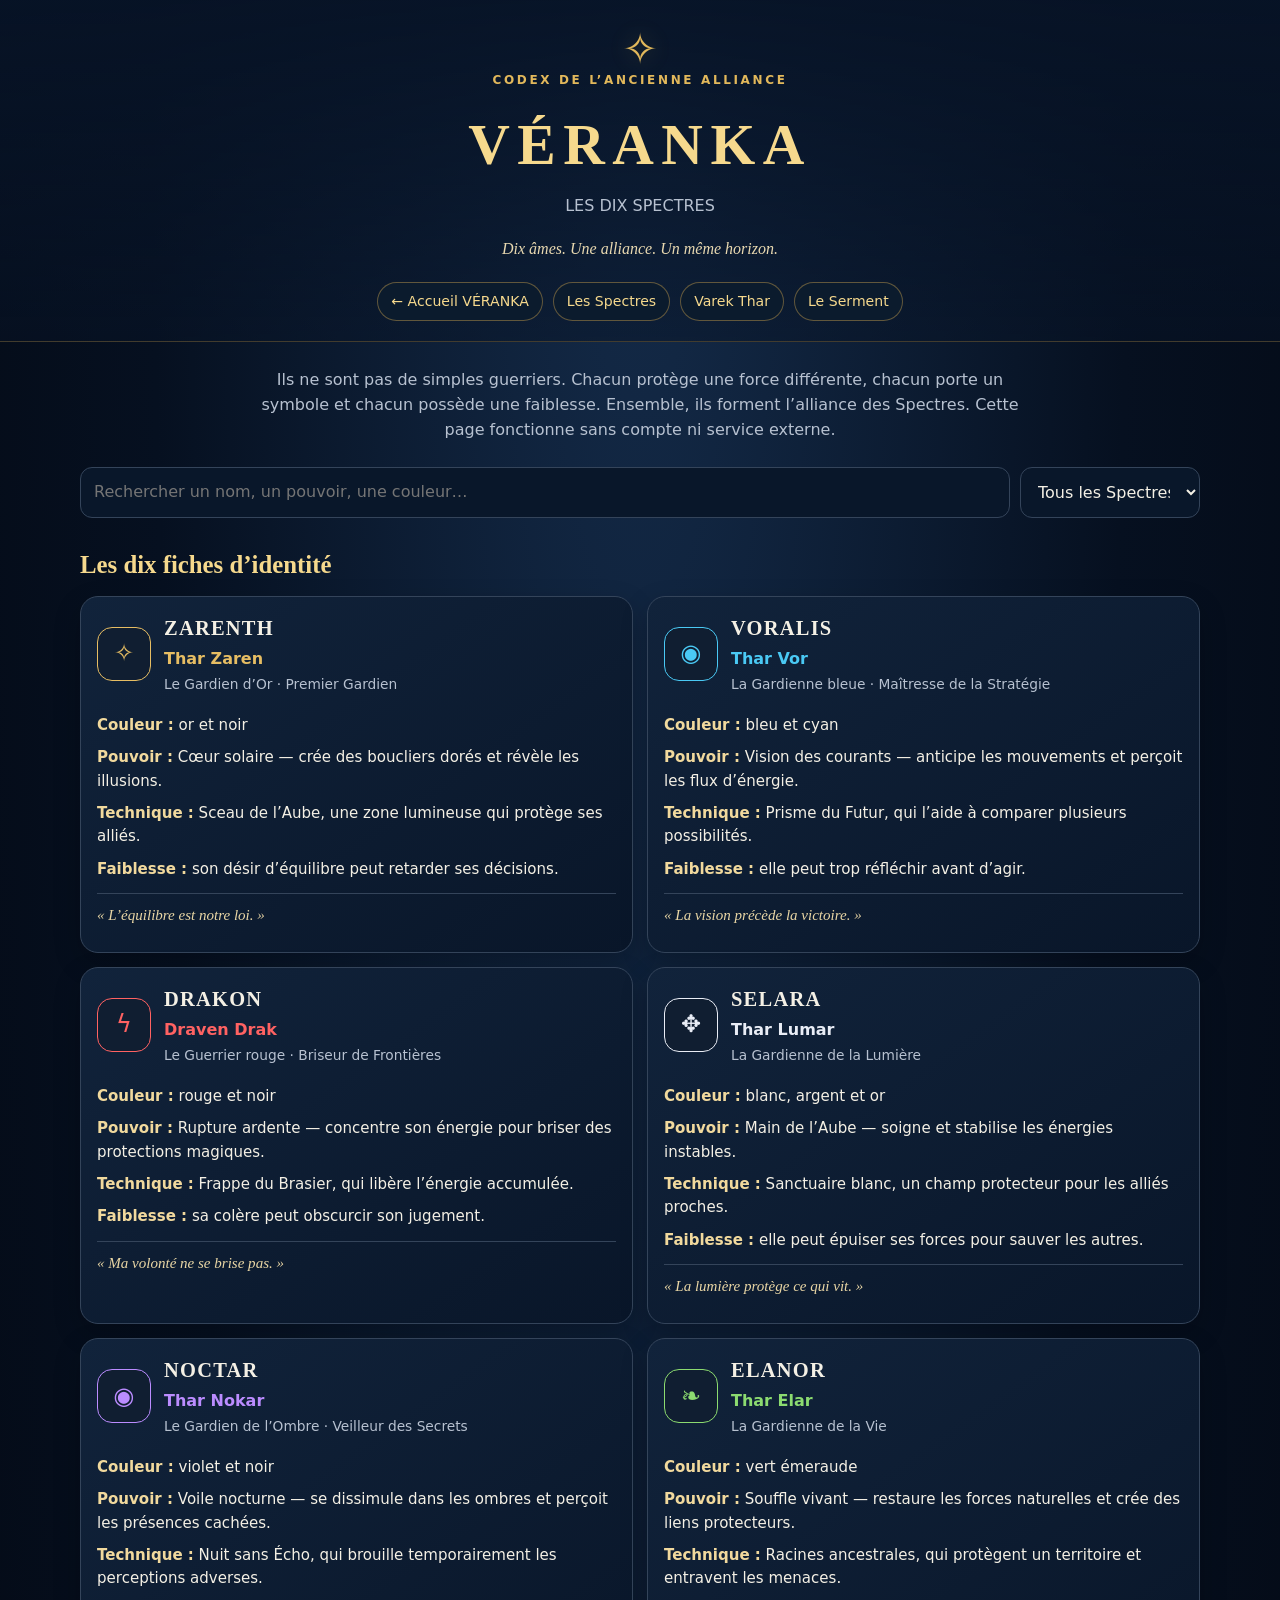
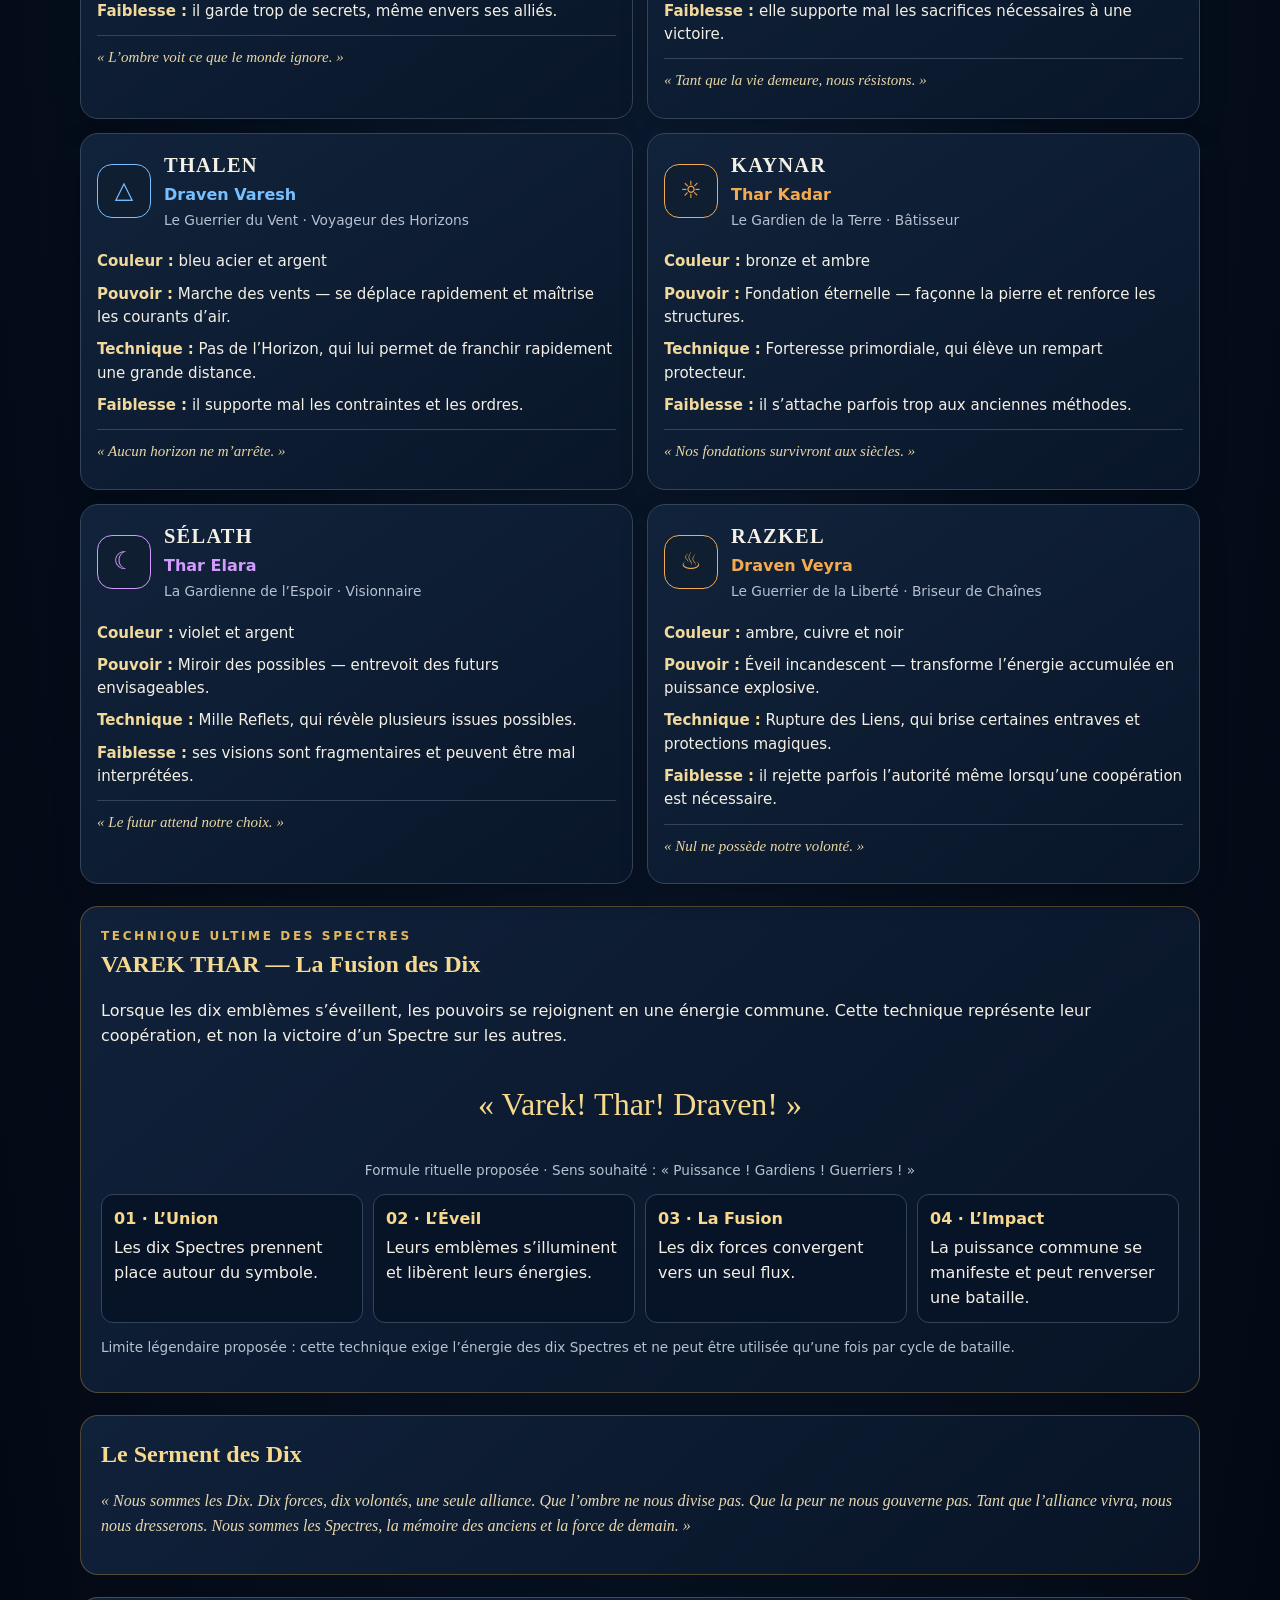
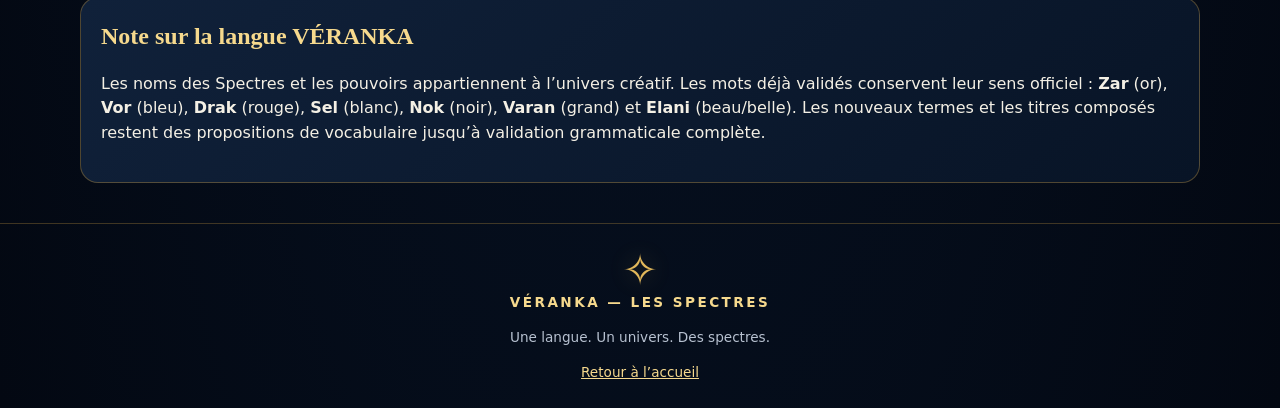
<file: spectres.html>
<!DOCTYPE html>
<html lang="fr">
<head>
<meta charset="UTF-8">
<meta name="viewport" content="width=device-width, initial-scale=1">
<meta name="theme-color" content="#071326">
<title>VÉRANKA — Les Dix Spectres</title>
<style>
:root{--bg:#061020;--panel:#0c1b30;--panel2:#10223a;--gold:#e2b85b;--gold2:#f6d98d;--text:#f4f0e5;--muted:#b7c1d0;--line:#34445a}
*{box-sizing:border-box}html{scroll-behavior:smooth}body{margin:0;background:radial-gradient(ellipse at top,#142b49 0,#061020 54%,#030812 100%);color:var(--text);font-family:system-ui,-apple-system,Segoe UI,Roboto,Arial,sans-serif;line-height:1.55}
a{color:var(--gold2)}button,input,select{font:inherit}.wrap{width:min(1120px,100% - 28px);margin:auto}
header{padding:28px 0 20px;text-align:center;border-bottom:1px solid #b88e3e55;background:linear-gradient(180deg,#071326ee,#07132677)}
.brandmark{font-size:2.7rem;color:var(--gold);line-height:1;text-shadow:0 0 25px #e2b85b55}
.eyebrow{letter-spacing:.22em;text-transform:uppercase;font-size:.75rem;color:var(--gold);font-weight:700}
h1{font-family:Georgia,serif;letter-spacing:.13em;font-size:clamp(2rem,7vw,3.6rem);margin:10px 0 0;color:var(--gold2)}
.subtitle{color:var(--muted);margin:5px 0 18px}.motto{font-family:Georgia,serif;font-style:italic;color:#e8d8b0}
nav{display:flex;justify-content:center;gap:10px;flex-wrap:wrap;margin-top:20px}
nav a,.pill{border:1px solid #c39c4e77;border-radius:999px;padding:8px 13px;text-decoration:none;font-size:.88rem;background:#0b1b2d}
nav a:hover,nav a:focus{background:#26334a;border-color:var(--gold)}
main{padding:26px 0 40px}.intro{max-width:780px;margin:0 auto 24px;text-align:center;color:var(--muted)}
.section-title{font-family:Georgia,serif;color:var(--gold2);font-size:1.55rem;margin:28px 0 12px}
.tools{display:grid;grid-template-columns:1fr 180px;gap:10px;margin:18px 0 20px}
input,select{width:100%;padding:12px 13px;border-radius:12px;border:1px solid var(--line);background:#09172a;color:var(--text);outline:none}
input:focus,select:focus{border-color:var(--gold)}
.grid{display:grid;grid-template-columns:repeat(2,minmax(0,1fr));gap:14px}
.card{background:linear-gradient(145deg,#11233b,#091629);border:1px solid var(--line);border-radius:18px;overflow:hidden;box-shadow:0 10px 28px #0003}
.cardtop{display:flex;gap:13px;align-items:center;padding:16px 16px 10px}
.sig{width:54px;height:54px;flex:0 0 54px;border-radius:15px;display:grid;place-items:center;font-size:1.5rem;background:#101e31;border:1px solid currentColor}
.card h3{font-family:Georgia,serif;margin:0;font-size:1.28rem;letter-spacing:.06em}
.title{font-weight:650;margin:2px 0;color:var(--accent)}
.role{color:var(--muted);font-size:.86rem}
.cardbody{padding:0 16px 16px}.cardbody p{margin:9px 0;font-size:.94rem}
.cardbody strong{color:#f1d99d}.devise{border-top:1px solid var(--line);padding-top:10px;margin-top:12px!important;color:#e9d6a5;font-family:Georgia,serif;font-style:italic}
.gold{--accent:#e6bd63}.blue{--accent:#4ac9f4}.red{--accent:#ff6262}.white{--accent:#e9edf6}.purple{--accent:#bb8cff}.green{--accent:#8cdb70}.sky{--accent:#78bfff}.amber{--accent:#f4aa50}.violet{--accent:#d39bff}
.symbol{color:var(--accent)}
.panel{background:linear-gradient(140deg,#10213a,#081426);border:1px solid #b88e3e66;border-radius:18px;padding:20px;margin-top:22px}
.panel h2{font-family:Georgia,serif;color:var(--gold2);margin:0 0 10px}
.steps{display:grid;grid-template-columns:repeat(4,minmax(0,1fr));gap:10px}
.step{padding:12px;border-radius:12px;background:#071326;border:1px solid var(--line)}
.step b{color:var(--gold2);display:block;margin-bottom:4px}
.invocation{font-family:Georgia,serif;text-align:center;color:var(--gold2);font-size:clamp(1.35rem,4vw,2rem);padding:16px 0}
.small{font-size:.85rem;color:var(--muted)}
footer{text-align:center;padding:25px 14px;border-top:1px solid #b88e3e55;color:var(--muted);font-size:.85rem}
.hidden{display:none!important}.empty{text-align:center;padding:25px;color:var(--muted);grid-column:1/-1}
@media(max-width:680px){.grid{grid-template-columns:1fr}.tools{grid-template-columns:1fr}.steps{grid-template-columns:1fr 1fr}.cardtop{padding:14px 14px 8px}.cardbody{padding:0 14px 14px}}
@media(max-width:380px){.steps{grid-template-columns:1fr}.brandmark{font-size:2.2rem}}
</style>
</head>
<body>
<header>
 <div class="wrap">
  <div class="brandmark" aria-hidden="true">✧</div>
  <div class="eyebrow">Codex de l’ancienne alliance</div>
  <h1>VÉRANKA</h1>
  <div class="subtitle">LES DIX SPECTRES</div>
  <p class="motto">Dix âmes. Une alliance. Un même horizon.</p>
  <nav aria-label="Navigation principale">
   <a href="index.html">← Accueil VÉRANKA</a>
   <a href="#spectres">Les Spectres</a>
   <a href="#fusion">Varek Thar</a>
   <a href="#serment">Le Serment</a>
  </nav>
 </div>
</header>
<main class="wrap">
 <p class="intro">Ils ne sont pas de simples guerriers. Chacun protège une force différente, chacun porte un symbole et chacun possède une faiblesse. Ensemble, ils forment l’alliance des Spectres. Cette page fonctionne sans compte ni service externe.</p>
 <div class="tools" aria-label="Rechercher les Spectres">
  <input id="search" type="search" placeholder="Rechercher un nom, un pouvoir, une couleur…" aria-label="Rechercher un Spectre">
  <select id="filter" aria-label="Filtrer par spécialité">
   <option value="all">Tous les Spectres</option>
   <option value="protection">Protection</option><option value="combat">Combat</option>
   <option value="vision">Vision et stratégie</option><option value="nature">Nature et matière</option>
   <option value="ombre">Ombre et liberté</option>
  </select>
 </div>
 <h2 class="section-title" id="spectres">Les dix fiches d’identité</h2>
 <section class="grid" id="grid">
  <article class="card gold" data-name="zarenth thar zaren gardien or coeur solaire protection équilibre" data-type="protection">
   <div class="cardtop"><div class="sig symbol">✧</div><div><h3>ZARENTH</h3><div class="title">Thar Zaren</div><div class="role">Le Gardien d’Or · Premier Gardien</div></div></div>
   <div class="cardbody"><p><strong>Couleur :</strong> or et noir</p><p><strong>Pouvoir :</strong> Cœur solaire — crée des boucliers dorés et révèle les illusions.</p><p><strong>Technique :</strong> Sceau de l’Aube, une zone lumineuse qui protège ses alliés.</p><p><strong>Faiblesse :</strong> son désir d’équilibre peut retarder ses décisions.</p><p class="devise">« L’équilibre est notre loi. »</p></div>
  </article>
  <article class="card blue" data-name="voralis thar vor stratège onde bleue vision courants stratégie" data-type="vision">
   <div class="cardtop"><div class="sig symbol">◉</div><div><h3>VORALIS</h3><div class="title">Thar Vor</div><div class="role">La Gardienne bleue · Maîtresse de la Stratégie</div></div></div>
   <div class="cardbody"><p><strong>Couleur :</strong> bleu et cyan</p><p><strong>Pouvoir :</strong> Vision des courants — anticipe les mouvements et perçoit les flux d’énergie.</p><p><strong>Technique :</strong> Prisme du Futur, qui l’aide à comparer plusieurs possibilités.</p><p><strong>Faiblesse :</strong> elle peut trop réfléchir avant d’agir.</p><p class="devise">« La vision précède la victoire. »</p></div>
  </article>
  <article class="card red" data-name="drakon draven drak guerrier rouge combat rupture ardente brasier" data-type="combat">
   <div class="cardtop"><div class="sig symbol">ϟ</div><div><h3>DRAKON</h3><div class="title">Draven Drak</div><div class="role">Le Guerrier rouge · Briseur de Frontières</div></div></div>
   <div class="cardbody"><p><strong>Couleur :</strong> rouge et noir</p><p><strong>Pouvoir :</strong> Rupture ardente — concentre son énergie pour briser des protections magiques.</p><p><strong>Technique :</strong> Frappe du Brasier, qui libère l’énergie accumulée.</p><p><strong>Faiblesse :</strong> sa colère peut obscurcir son jugement.</p><p class="devise">« Ma volonté ne se brise pas. »</p></div>
  </article>
  <article class="card white" data-name="selara thar lumar guérisseuse lumière clarté soin protection" data-type="protection">
   <div class="cardtop"><div class="sig symbol">✥</div><div><h3>SELARA</h3><div class="title">Thar Lumar</div><div class="role">La Gardienne de la Lumière</div></div></div>
   <div class="cardbody"><p><strong>Couleur :</strong> blanc, argent et or</p><p><strong>Pouvoir :</strong> Main de l’Aube — soigne et stabilise les énergies instables.</p><p><strong>Technique :</strong> Sanctuaire blanc, un champ protecteur pour les alliés proches.</p><p><strong>Faiblesse :</strong> elle peut épuiser ses forces pour sauver les autres.</p><p class="devise">« La lumière protège ce qui vit. »</p></div>
  </article>
  <article class="card purple" data-name="noctar thar nokar ombre secrets voile nocturne violet" data-type="ombre">
   <div class="cardtop"><div class="sig symbol">◉</div><div><h3>NOCTAR</h3><div class="title">Thar Nokar</div><div class="role">Le Gardien de l’Ombre · Veilleur des Secrets</div></div></div>
   <div class="cardbody"><p><strong>Couleur :</strong> violet et noir</p><p><strong>Pouvoir :</strong> Voile nocturne — se dissimule dans les ombres et perçoit les présences cachées.</p><p><strong>Technique :</strong> Nuit sans Écho, qui brouille temporairement les perceptions adverses.</p><p><strong>Faiblesse :</strong> il garde trop de secrets, même envers ses alliés.</p><p class="devise">« L’ombre voit ce que le monde ignore. »</p></div>
  </article>
  <article class="card green" data-name="elanor thar elar vie nature protectrice racines ancestrales" data-type="nature">
   <div class="cardtop"><div class="sig symbol">❧</div><div><h3>ELANOR</h3><div class="title">Thar Elar</div><div class="role">La Gardienne de la Vie</div></div></div>
   <div class="cardbody"><p><strong>Couleur :</strong> vert émeraude</p><p><strong>Pouvoir :</strong> Souffle vivant — restaure les forces naturelles et crée des liens protecteurs.</p><p><strong>Technique :</strong> Racines ancestrales, qui protègent un territoire et entravent les menaces.</p><p><strong>Faiblesse :</strong> elle supporte mal les sacrifices nécessaires à une victoire.</p><p class="devise">« Tant que la vie demeure, nous résistons. »</p></div>
  </article>
  <article class="card sky" data-name="thalen draven varesh vent voyageur horizons marche vents vitesse" data-type="combat">
   <div class="cardtop"><div class="sig symbol">△</div><div><h3>THALEN</h3><div class="title">Draven Varesh</div><div class="role">Le Guerrier du Vent · Voyageur des Horizons</div></div></div>
   <div class="cardbody"><p><strong>Couleur :</strong> bleu acier et argent</p><p><strong>Pouvoir :</strong> Marche des vents — se déplace rapidement et maîtrise les courants d’air.</p><p><strong>Technique :</strong> Pas de l’Horizon, qui lui permet de franchir rapidement une grande distance.</p><p><strong>Faiblesse :</strong> il supporte mal les contraintes et les ordres.</p><p class="devise">« Aucun horizon ne m’arrête. »</p></div>
  </article>
  <article class="card amber" data-name="kaynar thar kadar terre bâtisseur fondation pierre forteresse" data-type="nature">
   <div class="cardtop"><div class="sig symbol">☼</div><div><h3>KAYNAR</h3><div class="title">Thar Kadar</div><div class="role">Le Gardien de la Terre · Bâtisseur</div></div></div>
   <div class="cardbody"><p><strong>Couleur :</strong> bronze et ambre</p><p><strong>Pouvoir :</strong> Fondation éternelle — façonne la pierre et renforce les structures.</p><p><strong>Technique :</strong> Forteresse primordiale, qui élève un rempart protecteur.</p><p><strong>Faiblesse :</strong> il s’attache parfois trop aux anciennes méthodes.</p><p class="devise">« Nos fondations survivront aux siècles. »</p></div>
  </article>
  <article class="card violet" data-name="sélath selath thar elara visionnaire espoir rêve miroir possibles" data-type="vision">
   <div class="cardtop"><div class="sig symbol">☾</div><div><h3>SÉLATH</h3><div class="title">Thar Elara</div><div class="role">La Gardienne de l’Espoir · Visionnaire</div></div></div>
   <div class="cardbody"><p><strong>Couleur :</strong> violet et argent</p><p><strong>Pouvoir :</strong> Miroir des possibles — entrevoit des futurs envisageables.</p><p><strong>Technique :</strong> Mille Reflets, qui révèle plusieurs issues possibles.</p><p><strong>Faiblesse :</strong> ses visions sont fragmentaires et peuvent être mal interprétées.</p><p class="devise">« Le futur attend notre choix. »</p></div>
  </article>
  <article class="card amber" data-name="razkel draven veyra liberté rebelle chaînes incandescent feu" data-type="ombre">
   <div class="cardtop"><div class="sig symbol">♨</div><div><h3>RAZKEL</h3><div class="title">Draven Veyra</div><div class="role">Le Guerrier de la Liberté · Briseur de Chaînes</div></div></div>
   <div class="cardbody"><p><strong>Couleur :</strong> ambre, cuivre et noir</p><p><strong>Pouvoir :</strong> Éveil incandescent — transforme l’énergie accumulée en puissance explosive.</p><p><strong>Technique :</strong> Rupture des Liens, qui brise certaines entraves et protections magiques.</p><p><strong>Faiblesse :</strong> il rejette parfois l’autorité même lorsqu’une coopération est nécessaire.</p><p class="devise">« Nul ne possède notre volonté. »</p></div>
  </article>
 </section>
 <section class="panel" id="fusion">
  <div class="eyebrow">Technique ultime des Spectres</div>
  <h2>VAREK THAR — La Fusion des Dix</h2>
  <p>Lorsque les dix emblèmes s’éveillent, les pouvoirs se rejoignent en une énergie commune. Cette technique représente leur coopération, et non la victoire d’un Spectre sur les autres.</p>
  <div class="invocation">« Varek! Thar! Draven! »</div>
  <p class="small" style="text-align:center">Formule rituelle proposée · Sens souhaité : « Puissance ! Gardiens ! Guerriers ! »</p>
  <div class="steps">
   <div class="step"><b>01 · L’Union</b>Les dix Spectres prennent place autour du symbole.</div>
   <div class="step"><b>02 · L’Éveil</b>Leurs emblèmes s’illuminent et libèrent leurs énergies.</div>
   <div class="step"><b>03 · La Fusion</b>Les dix forces convergent vers un seul flux.</div>
   <div class="step"><b>04 · L’Impact</b>La puissance commune se manifeste et peut renverser une bataille.</div>
  </div>
  <p class="small">Limite légendaire proposée : cette technique exige l’énergie des dix Spectres et ne peut être utilisée qu’une fois par cycle de bataille.</p>
 </section>
 <section class="panel" id="serment">
  <h2>Le Serment des Dix</h2>
  <p class="motto">« Nous sommes les Dix. Dix forces, dix volontés, une seule alliance. Que l’ombre ne nous divise pas. Que la peur ne nous gouverne pas. Tant que l’alliance vivra, nous nous dresserons. Nous sommes les Spectres, la mémoire des anciens et la force de demain. »</p>
 </section>
 <section class="panel">
  <h2>Note sur la langue VÉRANKA</h2>
  <p>Les noms des Spectres et les pouvoirs appartiennent à l’univers créatif. Les mots déjà validés conservent leur sens officiel : <strong>Zar</strong> (or), <strong>Vor</strong> (bleu), <strong>Drak</strong> (rouge), <strong>Sel</strong> (blanc), <strong>Nok</strong> (noir), <strong>Varan</strong> (grand) et <strong>Elani</strong> (beau/belle). Les nouveaux termes et les titres composés restent des propositions de vocabulaire jusqu’à validation grammaticale complète.</p>
 </section>
</main>
<footer><div class="brandmark" aria-hidden="true">✧</div><strong style="color:var(--gold2);letter-spacing:.18em">VÉRANKA — LES SPECTRES</strong><p>Une langue. Un univers. Des spectres.</p><a href="index.html">Retour à l’accueil</a></footer>
<script>
const search=document.getElementById('search'),filter=document.getElementById('filter'),cards=[...document.querySelectorAll('.card')];
function update(){const q=search.value.toLocaleLowerCase('fr').trim(),f=filter.value;let count=0;cards.forEach(c=>{const ok=c.dataset.name.includes(q)&& (f==='all'||c.dataset.type===f);c.classList.toggle('hidden',!ok);if(ok)count++});let empty=document.getElementById('empty');if(!count){if(!empty){empty=document.createElement('div');empty.id='empty';empty.className='empty';empty.textContent='Aucun Spectre ne correspond à cette recherche.';document.getElementById('grid').appendChild(empty)}empty.classList.remove('hidden')}else if(empty)empty.classList.add('hidden')}
search.addEventListener('input',update);filter.addEventListener('change',update);
</script>
</body>
</html>
</file>
